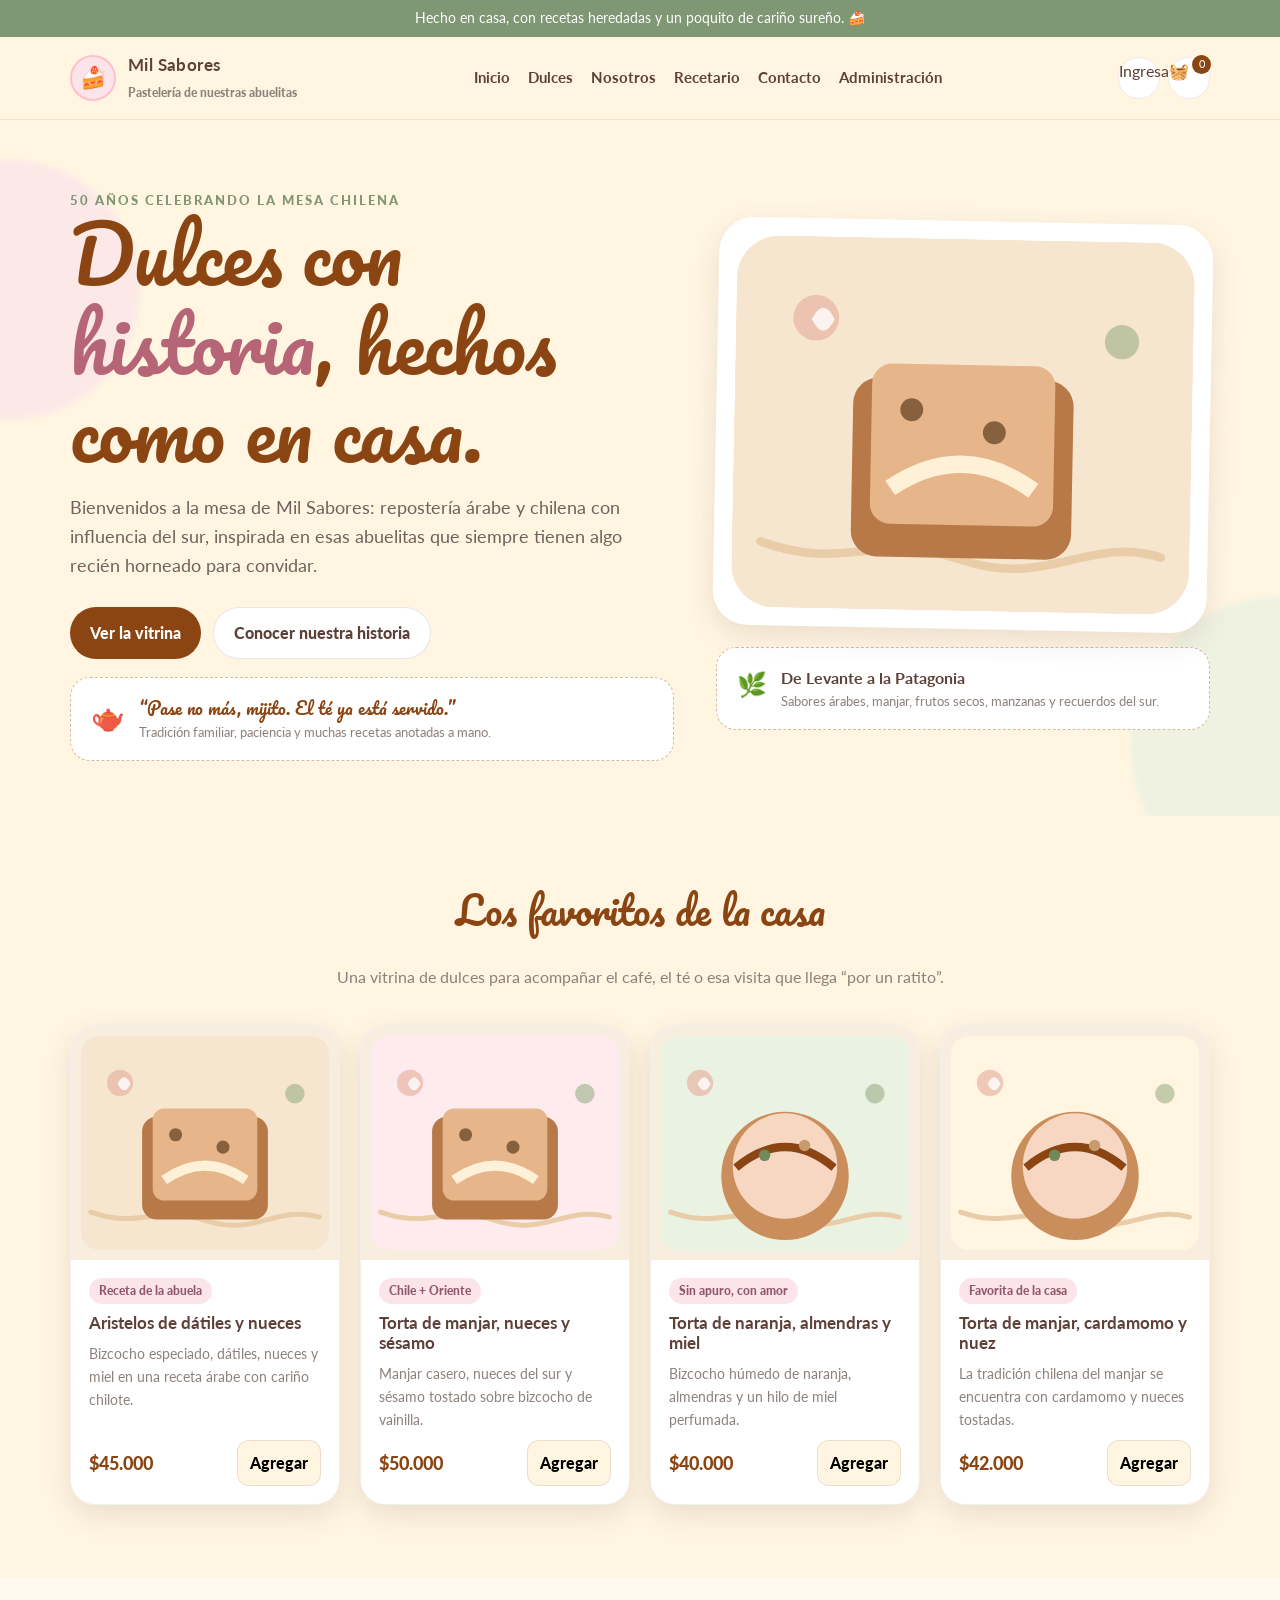
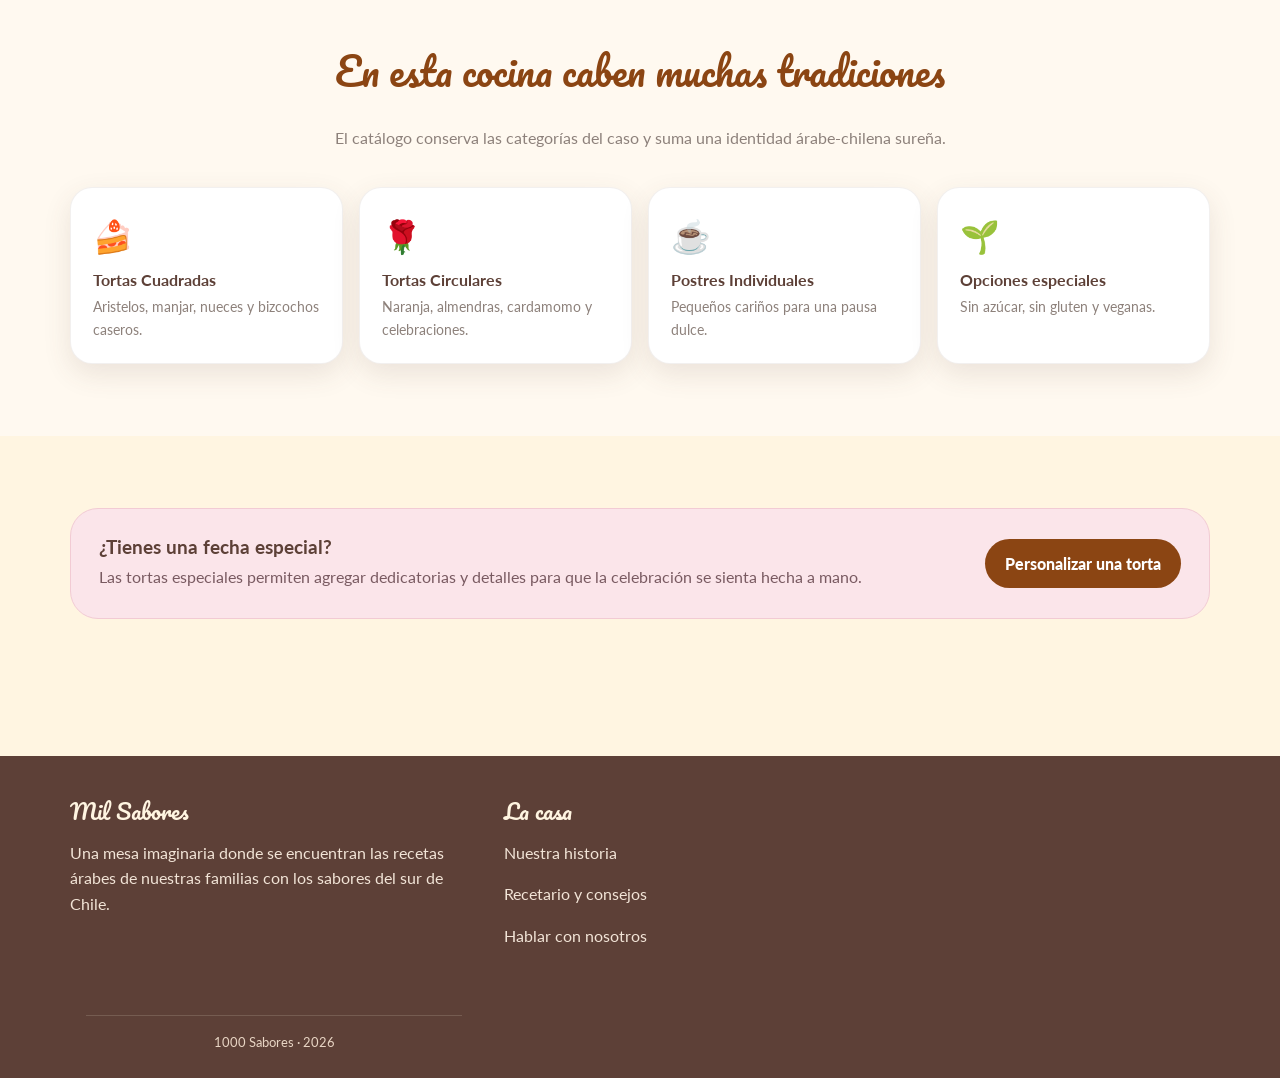
<file: DSY1104 Mil Sabores EV1/index.html>
<!doctype html>
<html lang="es">
<head>
<meta charset="utf-8">
<meta name="viewport" content="width=device-width,initial-scale=1">
<title>Mil Sabores | Pastelería árabe-chilena</title>
<link rel="stylesheet" href="css/styles.css">
</head>
<body>
<div class="top-note">Hecho en casa, con recetas heredadas y un poquito de cariño sureño. 🍰</div>
<header class="site-header">
  <div class="container navbar">
    <a class="brand" href="index.html">
      <div class="brand-mark">🍰</div>
      <div class="brand-text"><strong>Mil Sabores</strong><span>Pastelería de nuestras abuelitas</span></div>
    </a>
    <nav class="nav-links" aria-label="Navegación principal">
      <a href="index.html">Inicio</a>
      <a href="productos.html">Dulces</a>
      <a href="nosotros.html">Nosotros</a>
      <a href="blog.html">Recetario</a>
      <a href="contacto.html">Contacto</a>
      <a href="admin/productos.html">Administración</a>
    </nav>
    <div class="nav-actions">
      <a class="icon-btn" href="login.html" aria-label="Iniciar sesión" data-auth-label title="Ingresar">Ingresar</a>
      <a class="icon-btn" href="carrito.html" aria-label="Carrito">🧺<span class="badge" data-cart-count>0</span></a>
    </div>
  </div>
</header>
<main>
<section class="hero">
  <div class="container hero-grid">
    <div>
      <div class="eyebrow">50 años celebrando la mesa chilena</div>
      <h1>Dulces con <span>historia</span>, hechos como en casa.</h1>
      <p class="lead">Bienvenidos a la mesa de Mil Sabores: repostería árabe y chilena con influencia del sur, inspirada en esas abuelitas que siempre tienen algo recién horneado para convidar.</p>
      <div class="hero-actions">
        <a class="btn btn-primary" href="productos.html">Ver la vitrina</a>
        <a class="btn btn-secondary" href="nosotros.html">Conocer nuestra historia</a>
      </div>
      <div class="quote-card">
        <div style="font-size:1.7rem">🫖</div>
        <div><div class="quote">“Pase no más, mijito. El té ya está servido.”</div><div class="form-help">Tradición familiar, paciencia y muchas recetas anotadas a mano.</div></div>
      </div>
    </div>
    <div>
      <div class="hero-card"><img src="assets/img/tc001.svg" alt="Ilustración de aristelos de dátiles y nueces"></div>
      <div class="quote-card"><div style="font-size:1.5rem">🌿</div><div><strong>De Levante a la Patagonia</strong><div class="form-help">Sabores árabes, manjar, frutos secos, manzanas y recuerdos del sur.</div></div></div>
    </div>
  </div>
</section>

<section class="section">
  <div class="container">
    <div class="section-title"><h2>Los favoritos de la casa</h2><p>Una vitrina de dulces para acompañar el café, el té o esa visita que llega “por un ratito”.</p></div>
    <div class="products-grid" id="featured-products"></div>
  </div>
</section>

<section class="section alt">
  <div class="container">
    <div class="section-title"><h2>En esta cocina caben muchas tradiciones</h2><p>El catálogo conserva las categorías del caso y suma una identidad árabe-chilena sureña.</p></div>
    <div class="category-grid">
      <a class="category-card" href="productos.html"><div class="emoji">🍰</div><h3>Tortas Cuadradas</h3><p>Aristelos, manjar, nueces y bizcochos caseros.</p></a>
      <a class="category-card" href="productos.html"><div class="emoji">🌹</div><h3>Tortas Circulares</h3><p>Naranja, almendras, cardamomo y celebraciones.</p></a>
      <a class="category-card" href="productos.html"><div class="emoji">☕</div><h3>Postres Individuales</h3><p>Pequeños cariños para una pausa dulce.</p></a>
      <a class="category-card" href="productos.html"><div class="emoji">🌱</div><h3>Opciones especiales</h3><p>Sin azúcar, sin gluten y veganas.</p></a>
    </div>
  </div>
</section>

<section class="section">
  <div class="container banner">
    <div><h3>¿Tienes una fecha especial?</h3><p>Las tortas especiales permiten agregar dedicatorias y detalles para que la celebración se sienta hecha a mano.</p></div>
    <a class="btn btn-primary" href="detalle.html?codigo=TE001">Personalizar una torta</a>
  </div>
</section>
</main>
<footer>
  <div class="container footer-grid">
    <div>
      <h3>Mil Sabores</h3>
      <p>Una mesa imaginaria donde se encuentran las recetas árabes de nuestras familias con los sabores del sur de Chile.</p>
    </div>
    <div>
      <h3>La casa</h3>
      <p><a href="nosotros.html">Nuestra historia</a></p>
      <p><a href="blog.html">Recetario y consejos</a></p>
      <p><a href="contacto.html">Hablar con nosotros</a></p>
    </div>
    <div>
  </div>
  <div class="container footer-bottom">1000 Sabores · 2026</div>
</footer>
<script src="js/products.js"></script>
<script src="js/app.js"></script>
</body>
</html>
</file>
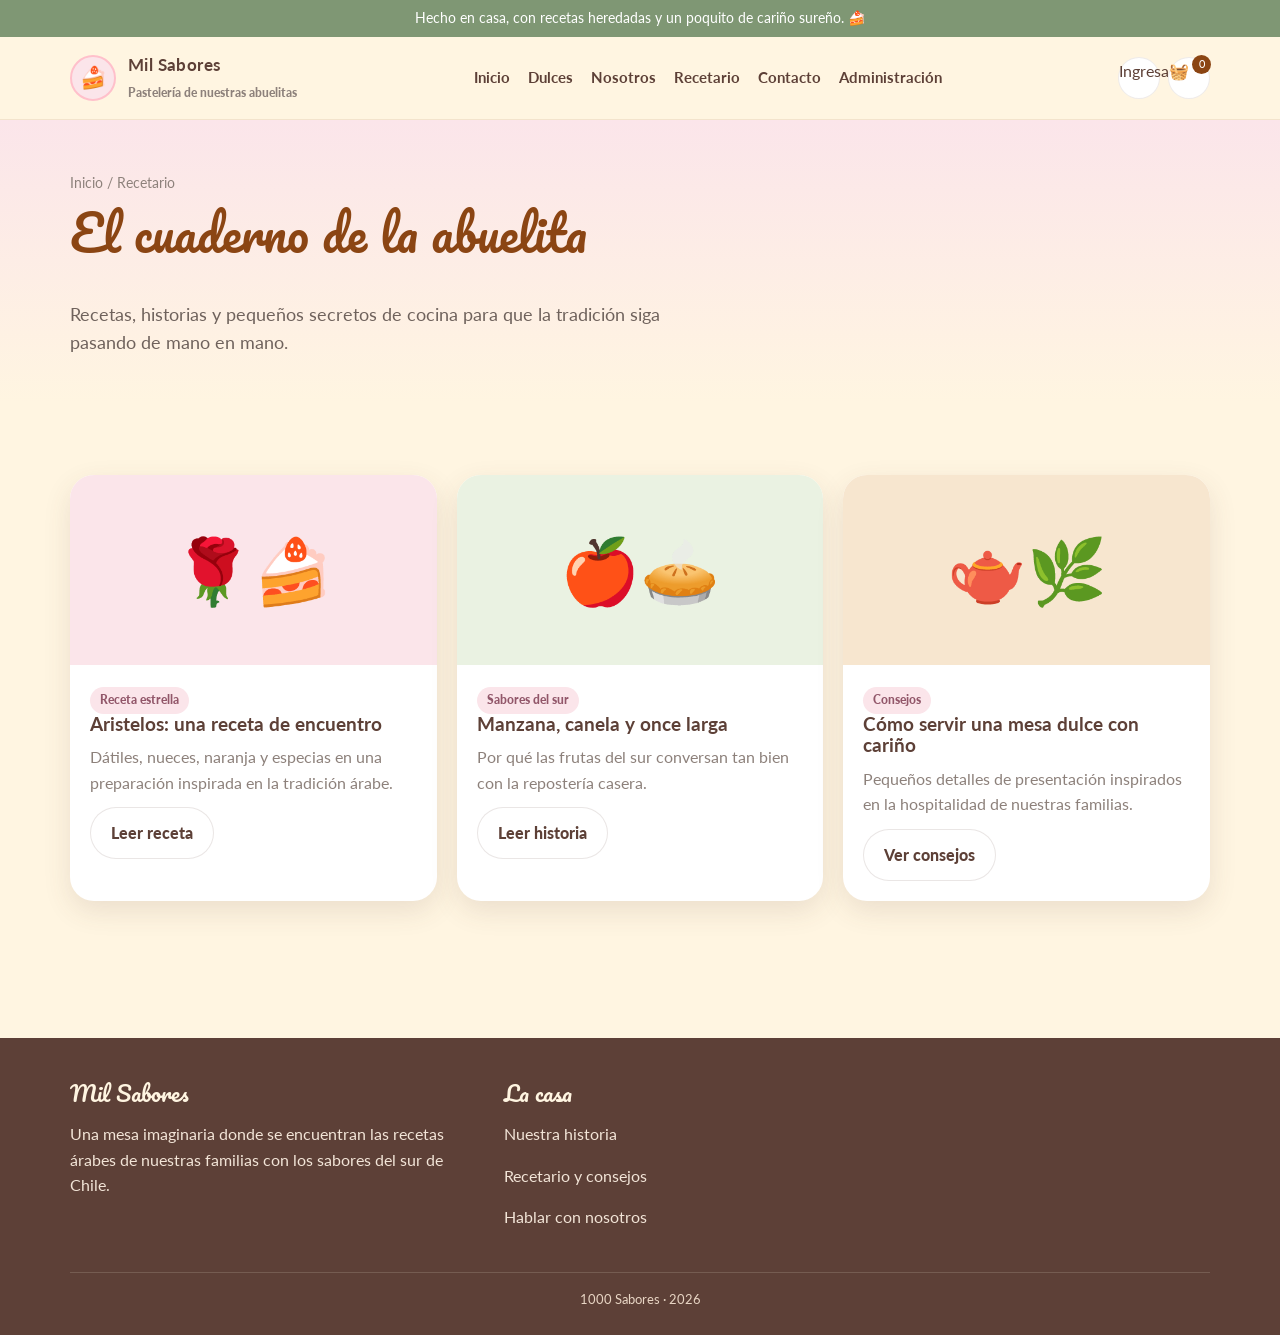
<file: DSY1104 Mil Sabores EV1/blog.html>
<!doctype html>
<html lang="es">
<head>
<meta charset="utf-8">
<meta name="viewport" content="width=device-width,initial-scale=1">
<title>Recetario | Mil Sabores</title>
<link rel="stylesheet" href="css/styles.css">
</head>
<body>
<div class="top-note">Hecho en casa, con recetas heredadas y un poquito de cariño sureño. 🍰</div>
<header class="site-header">
  <div class="container navbar">
    <a class="brand" href="index.html">
      <div class="brand-mark">🍰</div>
      <div class="brand-text"><strong>Mil Sabores</strong><span>Pastelería de nuestras abuelitas</span></div>
    </a>
    <nav class="nav-links" aria-label="Navegación principal">
      <a href="index.html">Inicio</a>
      <a href="productos.html">Dulces</a>
      <a href="nosotros.html">Nosotros</a>
      <a href="blog.html">Recetario</a>
      <a href="contacto.html">Contacto</a>
      <a href="admin/productos.html">Administración</a>
    </nav>
    <div class="nav-actions">
      <a class="icon-btn" href="login.html" aria-label="Iniciar sesión" data-auth-label title="Ingresar">Ingresar</a>
      <a class="icon-btn" href="carrito.html" aria-label="Carrito">🧺<span class="badge" data-cart-count>0</span></a>
    </div>
  </div>
</header>
<main>
<section class="page-hero"><div class="container"><div class="breadcrumbs">Inicio / Recetario</div><h1>El cuaderno de la abuelita</h1><p class="lead">Recetas, historias y pequeños secretos de cocina para que la tradición siga pasando de mano en mano.</p></div></section>
<section class="section"><div class="container blog-grid">
  <article class="blog-card"><div class="blog-cover" style="background:#FBE5EA">🌹🍰</div><div class="blog-body"><span class="tag">Receta estrella</span><h3>Aristelos: una receta de encuentro</h3><p>Dátiles, nueces, naranja y especias en una preparación inspirada en la tradición árabe.</p><a class="btn btn-secondary" href="blog/receta-aristelos.html">Leer receta</a></div></article>
  <article class="blog-card"><div class="blog-cover" style="background:#EAF2E2">🍎🥧</div><div class="blog-body"><span class="tag">Sabores del sur</span><h3>Manzana, canela y once larga</h3><p>Por qué las frutas del sur conversan tan bien con la repostería casera.</p><a class="btn btn-secondary" href="blog/sabores-del-sur.html">Leer historia</a></div></article>
  <article class="blog-card"><div class="blog-cover" style="background:#F7E6CF">🫖🌿</div><div class="blog-body"><span class="tag">Consejos</span><h3>Cómo servir una mesa dulce con cariño</h3><p>Pequeños detalles de presentación inspirados en la hospitalidad de nuestras familias.</p><a class="btn btn-secondary" href="blog/mesa-dulce.html">Ver consejos</a></div></article>
</div></section>
</main>
<footer>
  <div class="container footer-grid">
    <div>
      <h3>Mil Sabores</h3>
      <p>Una mesa imaginaria donde se encuentran las recetas árabes de nuestras familias con los sabores del sur de Chile.</p>
    </div>
    <div>
      <h3>La casa</h3>
      <p><a href="nosotros.html">Nuestra historia</a></p>
      <p><a href="blog.html">Recetario y consejos</a></p>
      <p><a href="contacto.html">Hablar con nosotros</a></p>
    </div>
  </div>
  <div class="container footer-bottom">1000 Sabores · 2026</div>
</footer>
<script src="js/products.js"></script>
<script src="js/app.js"></script>
</body>
</html>
</file>
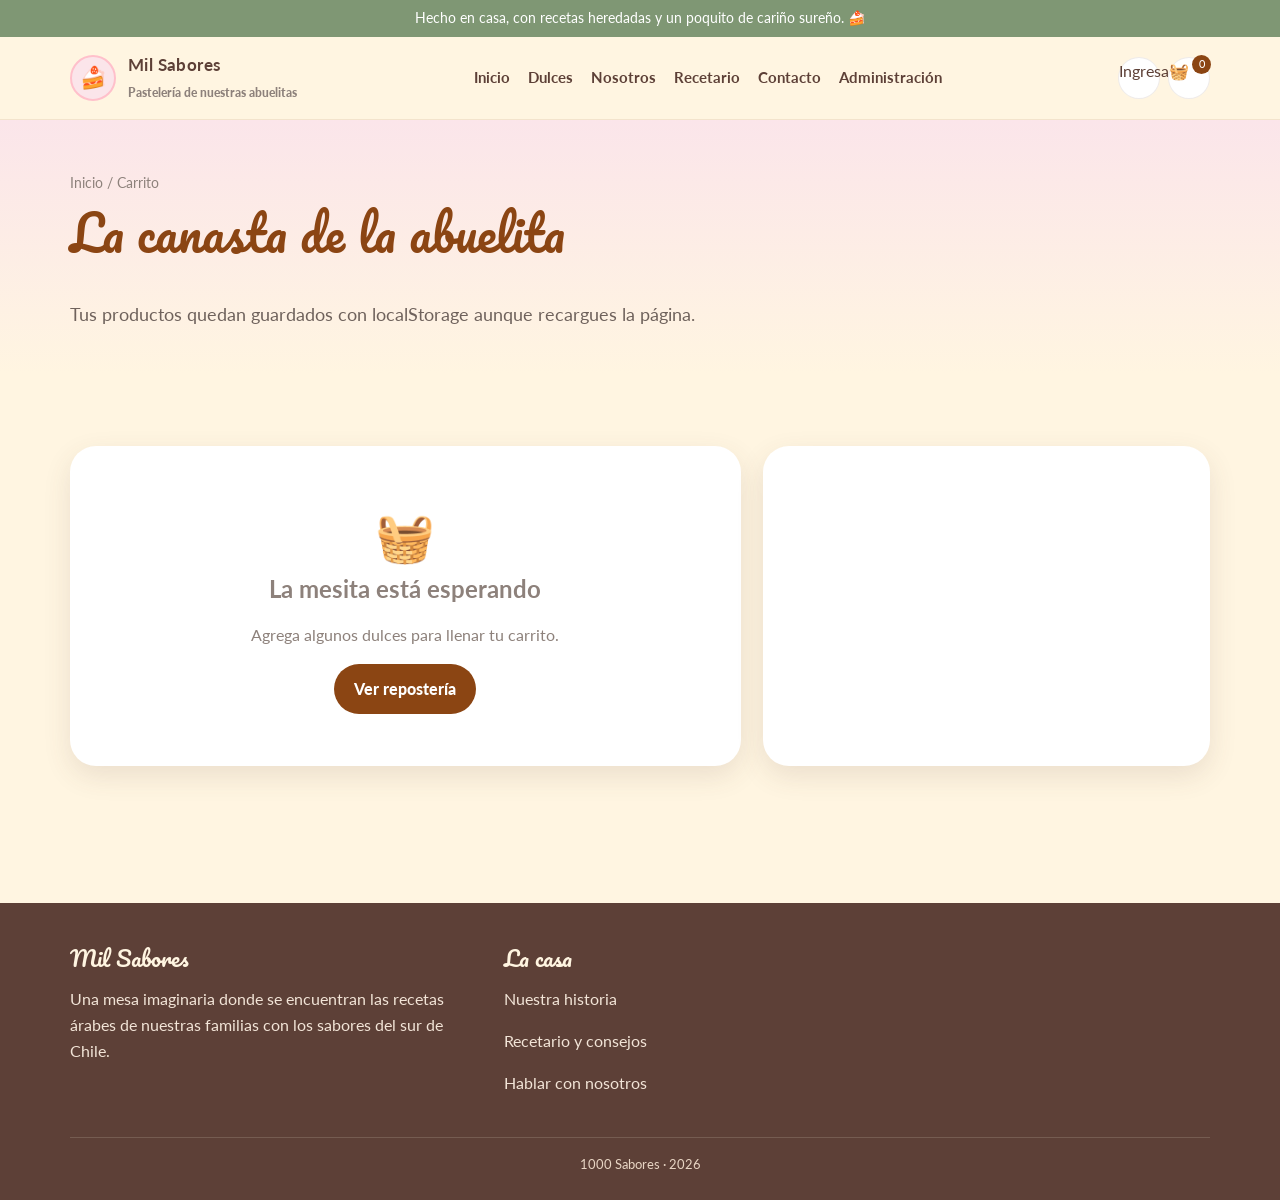
<file: DSY1104 Mil Sabores EV1/carrito.html>
<!doctype html>
<html lang="es">
<head>
<meta charset="utf-8">
<meta name="viewport" content="width=device-width,initial-scale=1">
<title>Carrito | Mil Sabores</title>
<link rel="stylesheet" href="css/styles.css">
</head>
<body>
<div class="top-note">Hecho en casa, con recetas heredadas y un poquito de cariño sureño. 🍰</div>
<header class="site-header">
  <div class="container navbar">
    <a class="brand" href="index.html">
      <div class="brand-mark">🍰</div>
      <div class="brand-text"><strong>Mil Sabores</strong><span>Pastelería de nuestras abuelitas</span></div>
    </a>
    <nav class="nav-links" aria-label="Navegación principal">
      <a href="index.html">Inicio</a>
      <a href="productos.html">Dulces</a>
      <a href="nosotros.html">Nosotros</a>
      <a href="blog.html">Recetario</a>
      <a href="contacto.html">Contacto</a>
      <a href="admin/productos.html">Administración</a>
    </nav>
    <div class="nav-actions">
      <a class="icon-btn" href="login.html" aria-label="Iniciar sesión" data-auth-label title="Ingresar">Ingresar</a>
      <a class="icon-btn" href="carrito.html" aria-label="Carrito">🧺<span class="badge" data-cart-count>0</span></a>
    </div>
  </div>
</header>
<main>
<section class="page-hero"><div class="container"><div class="breadcrumbs">Inicio / Carrito</div><h1>La canasta de la abuelita</h1><p class="lead">Tus productos quedan guardados con localStorage aunque recargues la página.</p></div></section>
<section class="section"><div class="container cart-layout">
<div class="cart-list" id="cart-content"></div>
<aside class="cart-summary" id="cart-summary"></aside>
</div></section></main>
<footer>
  <div class="container footer-grid">
    <div>
      <h3>Mil Sabores</h3>
      <p>Una mesa imaginaria donde se encuentran las recetas árabes de nuestras familias con los sabores del sur de Chile.</p>
    </div>
    <div>
      <h3>La casa</h3>
      <p><a href="nosotros.html">Nuestra historia</a></p>
      <p><a href="blog.html">Recetario y consejos</a></p>
      <p><a href="contacto.html">Hablar con nosotros</a></p>
    </div>
  </div>
  <div class="container footer-bottom">1000 Sabores · 2026</div>
</footer>
<script src="js/products.js"></script>
<script src="js/app.js"></script>
</body>
</html>
</file>
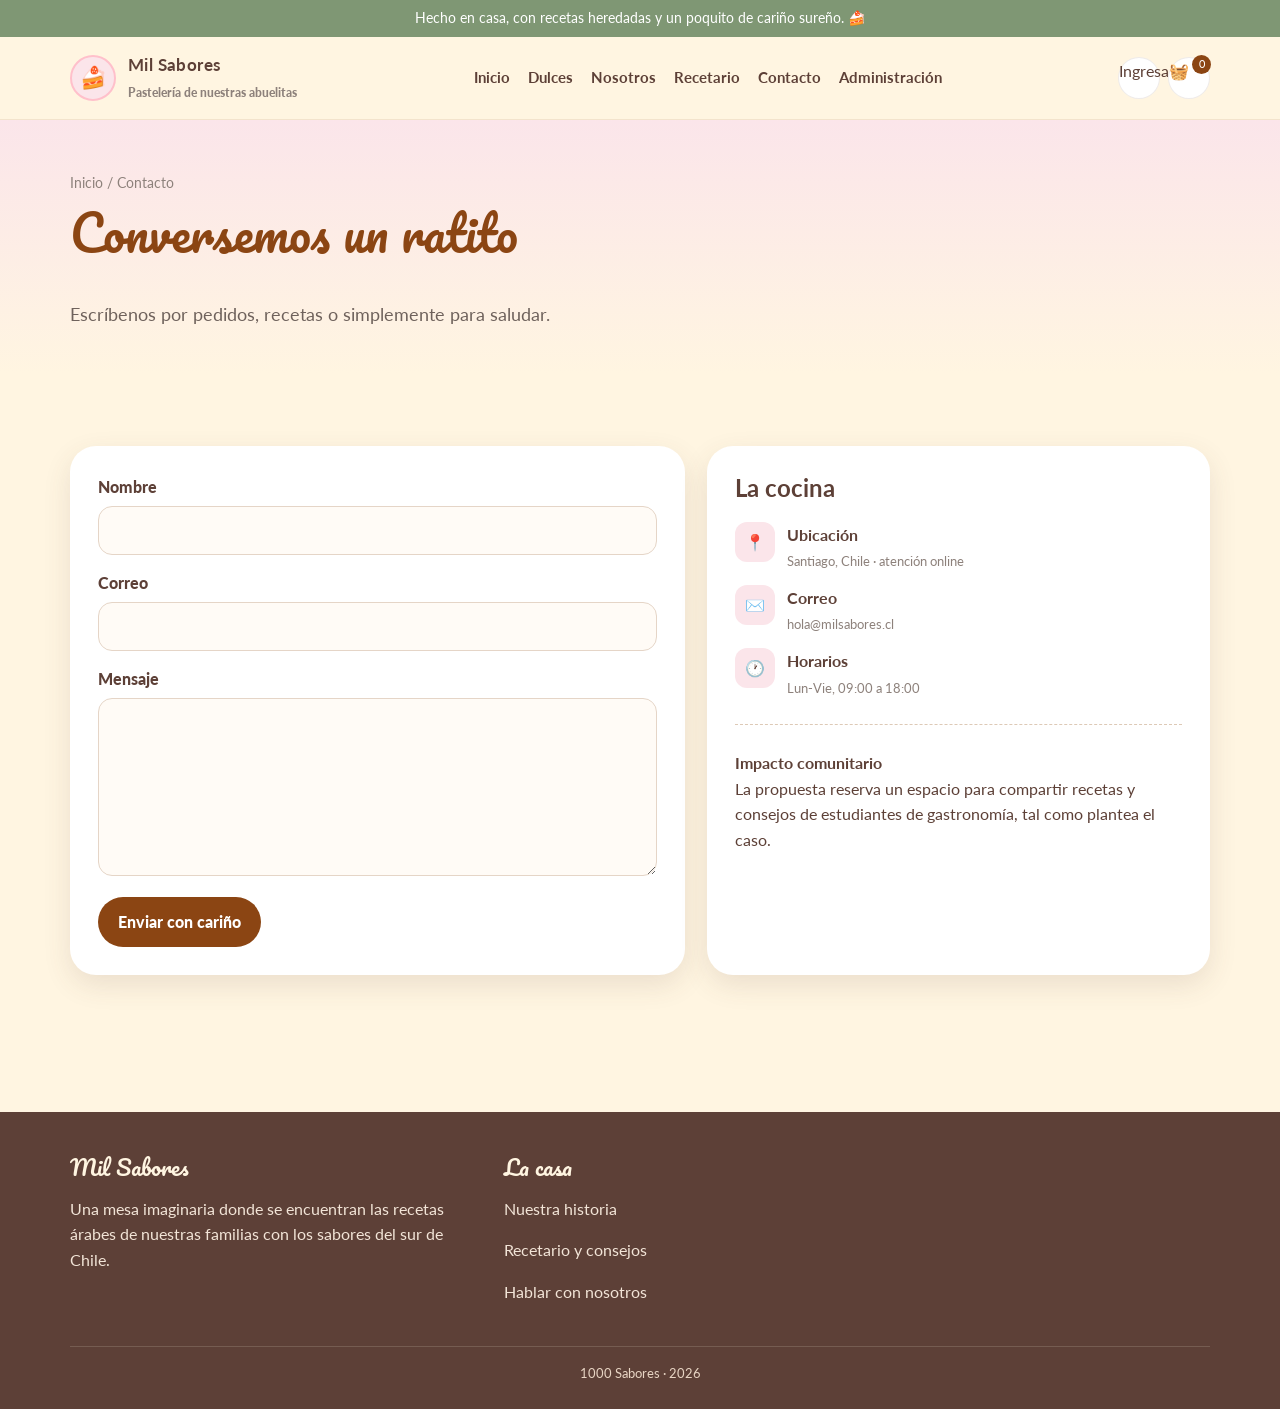
<file: DSY1104 Mil Sabores EV1/contacto.html>
<!doctype html>
<html lang="es">
<head>
<meta charset="utf-8">
<meta name="viewport" content="width=device-width,initial-scale=1">
<title>Contacto | Mil Sabores</title>
<link rel="stylesheet" href="css/styles.css">
</head>
<body>
<div class="top-note">Hecho en casa, con recetas heredadas y un poquito de cariño sureño. 🍰</div>
<header class="site-header">
  <div class="container navbar">
    <a class="brand" href="index.html">
      <div class="brand-mark">🍰</div>
      <div class="brand-text"><strong>Mil Sabores</strong><span>Pastelería de nuestras abuelitas</span></div>
    </a>
    <nav class="nav-links" aria-label="Navegación principal">
      <a href="index.html">Inicio</a>
      <a href="productos.html">Dulces</a>
      <a href="nosotros.html">Nosotros</a>
      <a href="blog.html">Recetario</a>
      <a href="contacto.html">Contacto</a>
      <a href="admin/productos.html">Administración</a>
    </nav>
    <div class="nav-actions">
      <a class="icon-btn" href="login.html" aria-label="Iniciar sesión" data-auth-label title="Ingresar">Ingresar</a>
      <a class="icon-btn" href="carrito.html" aria-label="Carrito">🧺<span class="badge" data-cart-count>0</span></a>
    </div>
  </div>
</header>
<main>
<section class="page-hero"><div class="container"><div class="breadcrumbs">Inicio / Contacto</div><h1>Conversemos un ratito</h1><p class="lead">Escríbenos por pedidos, recetas o simplemente para saludar.</p></div></section>
<section class="section"><div class="container contact-grid">
<div class="form-card"><form id="contact-form" novalidate><div class="success"></div>
<div class="form-group"><label for="name">Nombre</label><input class="form-control" id="name" name="name"><div class="error" data-error="name"></div></div>
<div class="form-group"><label for="email">Correo</label><input class="form-control" id="email" name="email" type="email"><div class="error" data-error="email"></div></div>
<div class="form-group"><label for="message">Mensaje</label><textarea class="form-control" id="message" name="message" rows="6"></textarea><div class="error" data-error="message"></div></div>
<button class="btn btn-primary" type="submit">Enviar con cariño</button></form></div>
<div class="info-card"><h2>La cocina</h2><div class="info-list">
<div class="info-item"><div class="info-icon">📍</div><div><strong>Ubicación</strong><br><span class="form-help">Santiago, Chile · atención online</span></div></div>
<div class="info-item"><div class="info-icon">✉️</div><div><strong>Correo</strong><br><span class="form-help">hola@milsabores.cl</span></div></div>
<div class="info-item"><div class="info-icon">🕐</div><div><strong>Horarios</strong><br><span class="form-help">Lun-Vie, 09:00 a 18:00</span></div></div>
</div><hr class="soft"><p><strong>Impacto comunitario</strong><br>La propuesta reserva un espacio para compartir recetas y consejos de estudiantes de gastronomía, tal como plantea el caso.</p></div>
</div></section></main>
<footer>
  <div class="container footer-grid">
    <div>
      <h3>Mil Sabores</h3>
      <p>Una mesa imaginaria donde se encuentran las recetas árabes de nuestras familias con los sabores del sur de Chile.</p>
    </div>
    <div>
      <h3>La casa</h3>
      <p><a href="nosotros.html">Nuestra historia</a></p>
      <p><a href="blog.html">Recetario y consejos</a></p>
      <p><a href="contacto.html">Hablar con nosotros</a></p>
    </div>
  </div>
  <div class="container footer-bottom">1000 Sabores · 2026</div>
</footer>
<script src="js/products.js"></script>
<script src="js/app.js"></script>
</body>
</html>
</file>
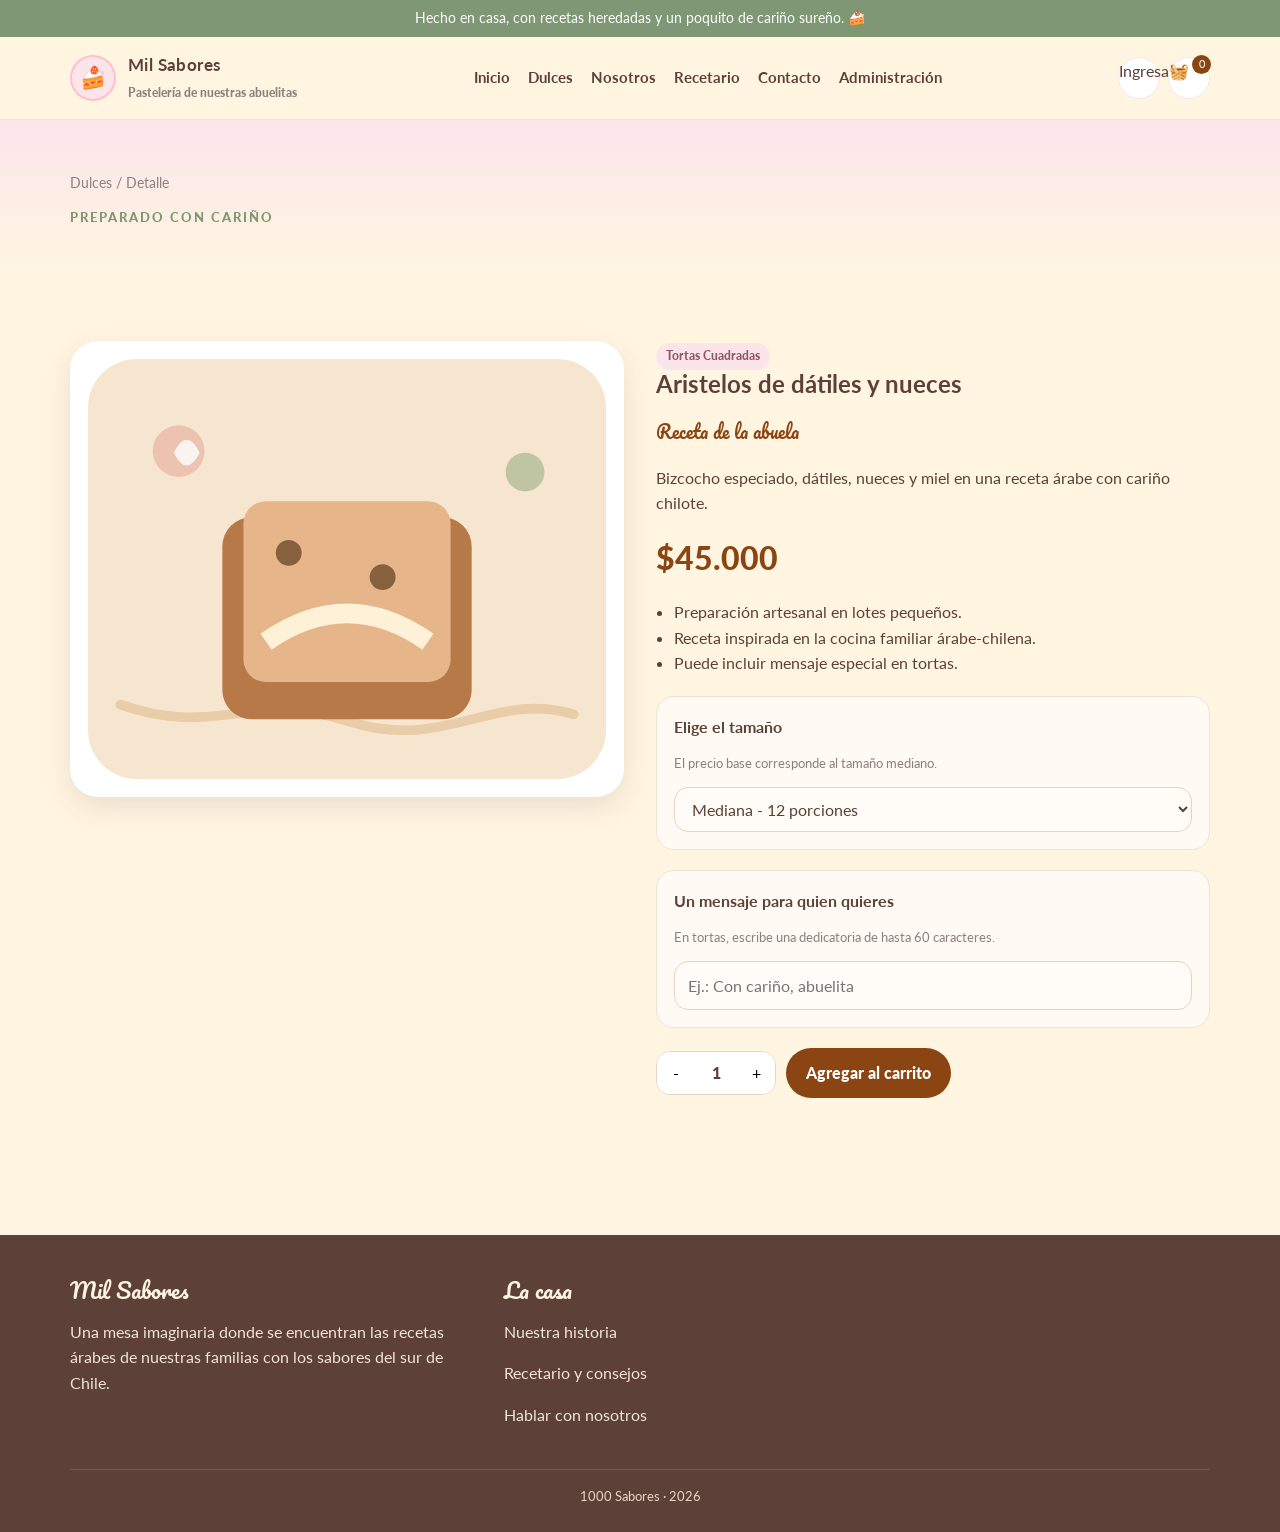
<file: DSY1104 Mil Sabores EV1/detalle.html>
<!doctype html>
<html lang="es">
<head>
<meta charset="utf-8">
<meta name="viewport" content="width=device-width,initial-scale=1">
<title>Detalle | Mil Sabores</title>
<link rel="stylesheet" href="css/styles.css">
</head>
<body>
<div class="top-note">Hecho en casa, con recetas heredadas y un poquito de cariño sureño. 🍰</div>
<header class="site-header">
  <div class="container navbar">
    <a class="brand" href="index.html">
      <div class="brand-mark">🍰</div>
      <div class="brand-text"><strong>Mil Sabores</strong><span>Pastelería de nuestras abuelitas</span></div>
    </a>
    <nav class="nav-links" aria-label="Navegación principal">
      <a href="index.html">Inicio</a>
      <a href="productos.html">Dulces</a>
      <a href="nosotros.html">Nosotros</a>
      <a href="blog.html">Recetario</a>
      <a href="contacto.html">Contacto</a>
      <a href="admin/productos.html">Administración</a>
    </nav>
    <div class="nav-actions">
      <a class="icon-btn" href="login.html" aria-label="Iniciar sesión" data-auth-label title="Ingresar">Ingresar</a>
      <a class="icon-btn" href="carrito.html" aria-label="Carrito">🧺<span class="badge" data-cart-count>0</span></a>
    </div>
  </div>
</header>
<main>
<section class="page-hero"><div class="container">
<div class="breadcrumbs"><a href="productos.html">Dulces</a> / Detalle</div>
<p class="eyebrow">Preparado con cariño</p>
</div></section>
<section class="section"><div class="container" id="product-detail"></div></section>
</main>
<footer>
  <div class="container footer-grid">
    <div>
      <h3>Mil Sabores</h3>
      <p>Una mesa imaginaria donde se encuentran las recetas árabes de nuestras familias con los sabores del sur de Chile.</p>
    </div>
    <div>
      <h3>La casa</h3>
      <p><a href="nosotros.html">Nuestra historia</a></p>
      <p><a href="blog.html">Recetario y consejos</a></p>
      <p><a href="contacto.html">Hablar con nosotros</a></p>
    </div>
  </div>
  <div class="container footer-bottom">1000 Sabores · 2026</div>
</footer>
<script src="js/products.js"></script>
<script src="js/app.js"></script>
</body>
</html>
</file>
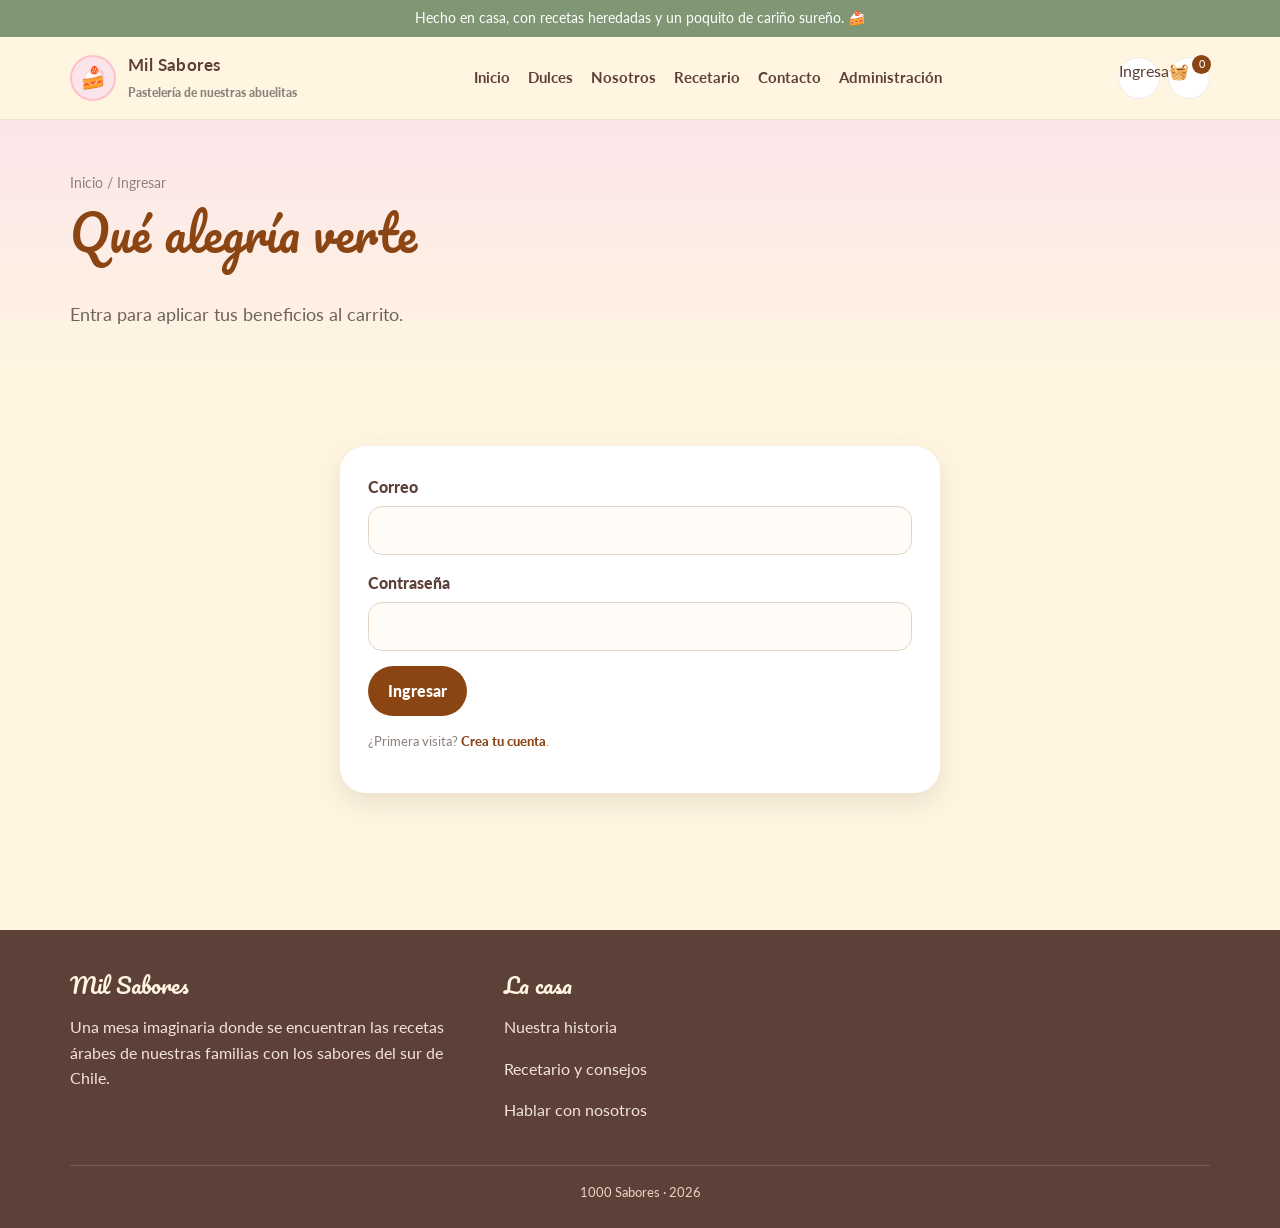
<file: DSY1104 Mil Sabores EV1/login.html>
<!doctype html>
<html lang="es">
<head>
<meta charset="utf-8">
<meta name="viewport" content="width=device-width,initial-scale=1">
<title>Ingresar | Mil Sabores</title>
<link rel="stylesheet" href="css/styles.css">
</head>
<body>
<div class="top-note">Hecho en casa, con recetas heredadas y un poquito de cariño sureño. 🍰</div>
<header class="site-header">
  <div class="container navbar">
    <a class="brand" href="index.html">
      <div class="brand-mark">🍰</div>
      <div class="brand-text"><strong>Mil Sabores</strong><span>Pastelería de nuestras abuelitas</span></div>
    </a>
    <nav class="nav-links" aria-label="Navegación principal">
      <a href="index.html">Inicio</a>
      <a href="productos.html">Dulces</a>
      <a href="nosotros.html">Nosotros</a>
      <a href="blog.html">Recetario</a>
      <a href="contacto.html">Contacto</a>
      <a href="admin/productos.html">Administración</a>
    </nav>
    <div class="nav-actions">
      <a class="icon-btn" href="login.html" aria-label="Iniciar sesión" data-auth-label title="Ingresar">Ingresar</a>
      <a class="icon-btn" href="carrito.html" aria-label="Carrito">🧺<span class="badge" data-cart-count>0</span></a>
    </div>
  </div>
</header>
<main>
<section class="page-hero"><div class="container"><div class="breadcrumbs">Inicio / Ingresar</div><h1>Qué alegría verte</h1><p class="lead">Entra para aplicar tus beneficios al carrito.</p></div></section>
<section class="section"><div class="container" style="max-width:600px"><div class="form-card">
<form id="login-form" novalidate>
<div class="success"></div>
<div class="form-group"><label for="email">Correo</label><input class="form-control" id="email" name="email" type="email"><div class="error" data-error="email"></div></div>
<div class="form-group"><label for="password">Contraseña</label><input class="form-control" id="password" name="password" type="password"></div>
<button class="btn btn-primary" type="submit">Ingresar</button>
<p class="form-help" style="margin-top:15px">¿Primera visita? <a href="registro.html" style="color:#8B4513;font-weight:900">Crea tu cuenta</a>.</p>
</form></div></div></section></main>
<footer>
  <div class="container footer-grid">
    <div>
      <h3>Mil Sabores</h3>
      <p>Una mesa imaginaria donde se encuentran las recetas árabes de nuestras familias con los sabores del sur de Chile.</p>
    </div>
    <div>
      <h3>La casa</h3>
      <p><a href="nosotros.html">Nuestra historia</a></p>
      <p><a href="blog.html">Recetario y consejos</a></p>
      <p><a href="contacto.html">Hablar con nosotros</a></p>
    </div>
  </div>
  <div class="container footer-bottom">1000 Sabores · 2026</div>
</footer>
<script src="js/products.js"></script>
<script src="js/app.js"></script>
</body>
</html>
</file>
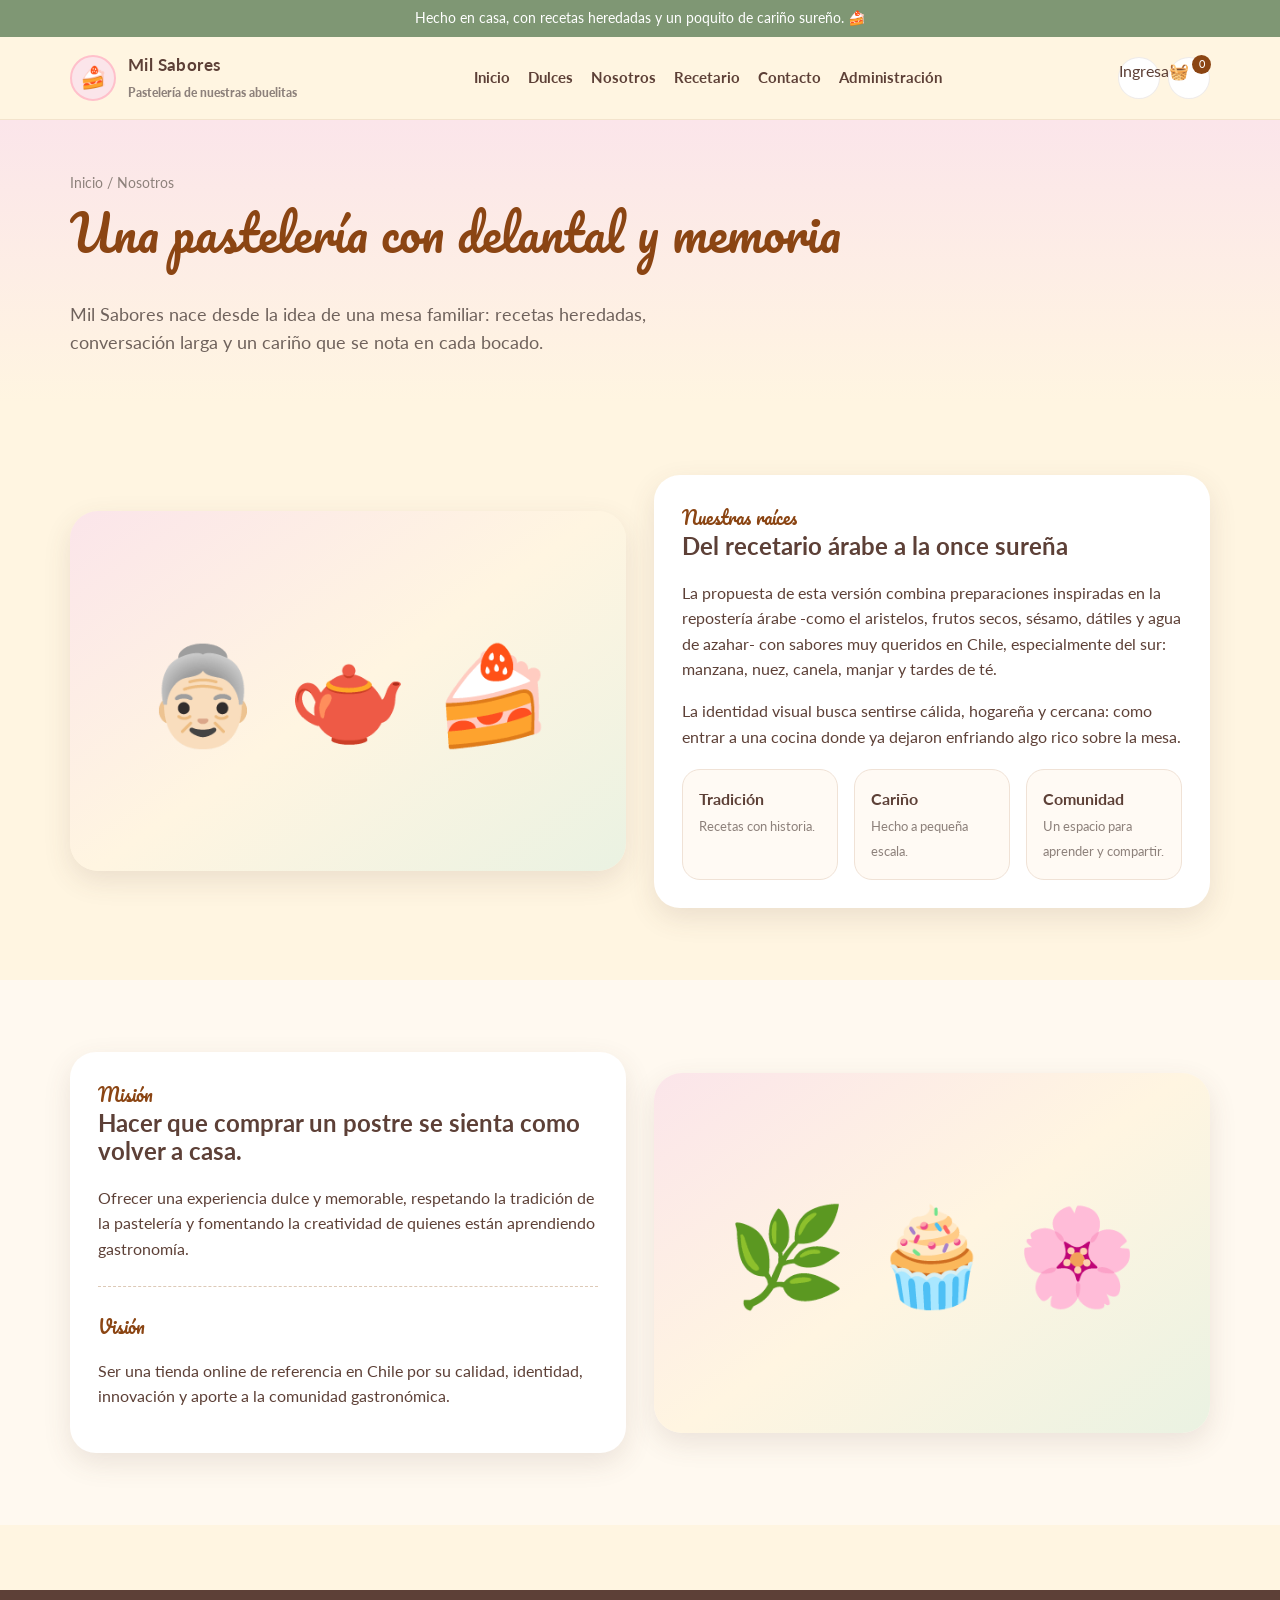
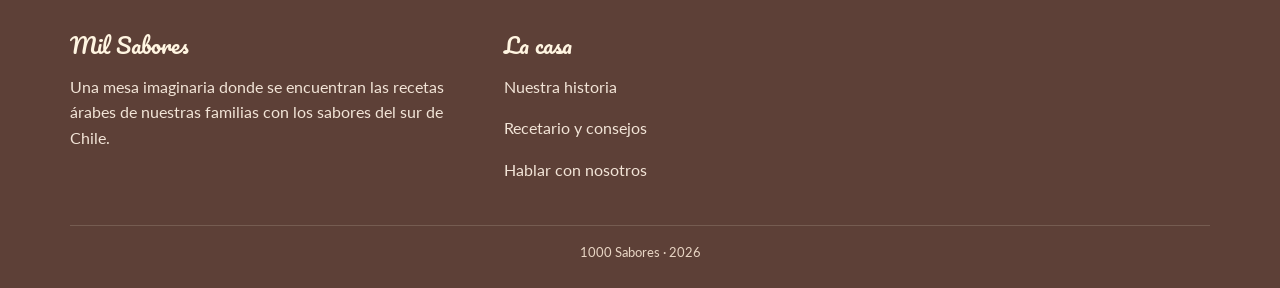
<file: DSY1104 Mil Sabores EV1/nosotros.html>
<!doctype html>
<html lang="es">
<head>
<meta charset="utf-8">
<meta name="viewport" content="width=device-width,initial-scale=1">
<title>Nosotros | Mil Sabores</title>
<link rel="stylesheet" href="css/styles.css">
</head>
<body>
<div class="top-note">Hecho en casa, con recetas heredadas y un poquito de cariño sureño. 🍰</div>
<header class="site-header">
  <div class="container navbar">
    <a class="brand" href="index.html">
      <div class="brand-mark">🍰</div>
      <div class="brand-text"><strong>Mil Sabores</strong><span>Pastelería de nuestras abuelitas</span></div>
    </a>
    <nav class="nav-links" aria-label="Navegación principal">
      <a href="index.html">Inicio</a>
      <a href="productos.html">Dulces</a>
      <a href="nosotros.html">Nosotros</a>
      <a href="blog.html">Recetario</a>
      <a href="contacto.html">Contacto</a>
      <a href="admin/productos.html">Administración</a>
    </nav>
    <div class="nav-actions">
      <a class="icon-btn" href="login.html" aria-label="Iniciar sesión" data-auth-label title="Ingresar">Ingresar</a>
      <a class="icon-btn" href="carrito.html" aria-label="Carrito">🧺<span class="badge" data-cart-count>0</span></a>
    </div>
  </div>
</header>
<main>
<section class="page-hero"><div class="container"><div class="breadcrumbs">Inicio / Nosotros</div><h1>Una pastelería con delantal y memoria</h1><p class="lead">Mil Sabores nace desde la idea de una mesa familiar: recetas heredadas, conversación larga y un cariño que se nota en cada bocado.</p></div></section>
<section class="section"><div class="container story-grid">
  <div class="story-photo">👵🏻 🫖 🍰</div>
  <div class="story-card"><div class="kicker">Nuestras raíces</div><h2>Del recetario árabe a la once sureña</h2><p>La propuesta de esta versión combina preparaciones inspiradas en la repostería árabe -como el aristelos, frutos secos, sésamo, dátiles y agua de azahar- con sabores muy queridos en Chile, especialmente del sur: manzana, nuez, canela, manjar y tardes de té.</p><p>La identidad visual busca sentirse cálida, hogareña y cercana: como entrar a una cocina donde ya dejaron enfriando algo rico sobre la mesa.</p>
  <div class="values"><div class="value"><strong>Tradición</strong><br><span class="form-help">Recetas con historia.</span></div><div class="value"><strong>Cariño</strong><br><span class="form-help">Hecho a pequeña escala.</span></div><div class="value"><strong>Comunidad</strong><br><span class="form-help">Un espacio para aprender y compartir.</span></div></div></div>
</div></section>
<section class="section alt"><div class="container story-grid"><div class="story-card"><div class="kicker">Misión</div><h2>Hacer que comprar un postre se sienta como volver a casa.</h2><p>Ofrecer una experiencia dulce y memorable, respetando la tradición de la pastelería y fomentando la creatividad de quienes están aprendiendo gastronomía.</p><hr class="soft"><div class="kicker">Visión</div><p>Ser una tienda online de referencia en Chile por su calidad, identidad, innovación y aporte a la comunidad gastronómica.</p></div><div class="story-photo">🌿 🧁 🌸</div></div></section>
</main>
<footer>
  <div class="container footer-grid">
    <div>
      <h3>Mil Sabores</h3>
      <p>Una mesa imaginaria donde se encuentran las recetas árabes de nuestras familias con los sabores del sur de Chile.</p>
    </div>
    <div>
      <h3>La casa</h3>
      <p><a href="nosotros.html">Nuestra historia</a></p>
      <p><a href="blog.html">Recetario y consejos</a></p>
      <p><a href="contacto.html">Hablar con nosotros</a></p>
    </div>
  </div>
  <div class="container footer-bottom">1000 Sabores · 2026</div>
</footer>
<script src="js/products.js"></script>
<script src="js/app.js"></script>
</body>
</html>
</file>
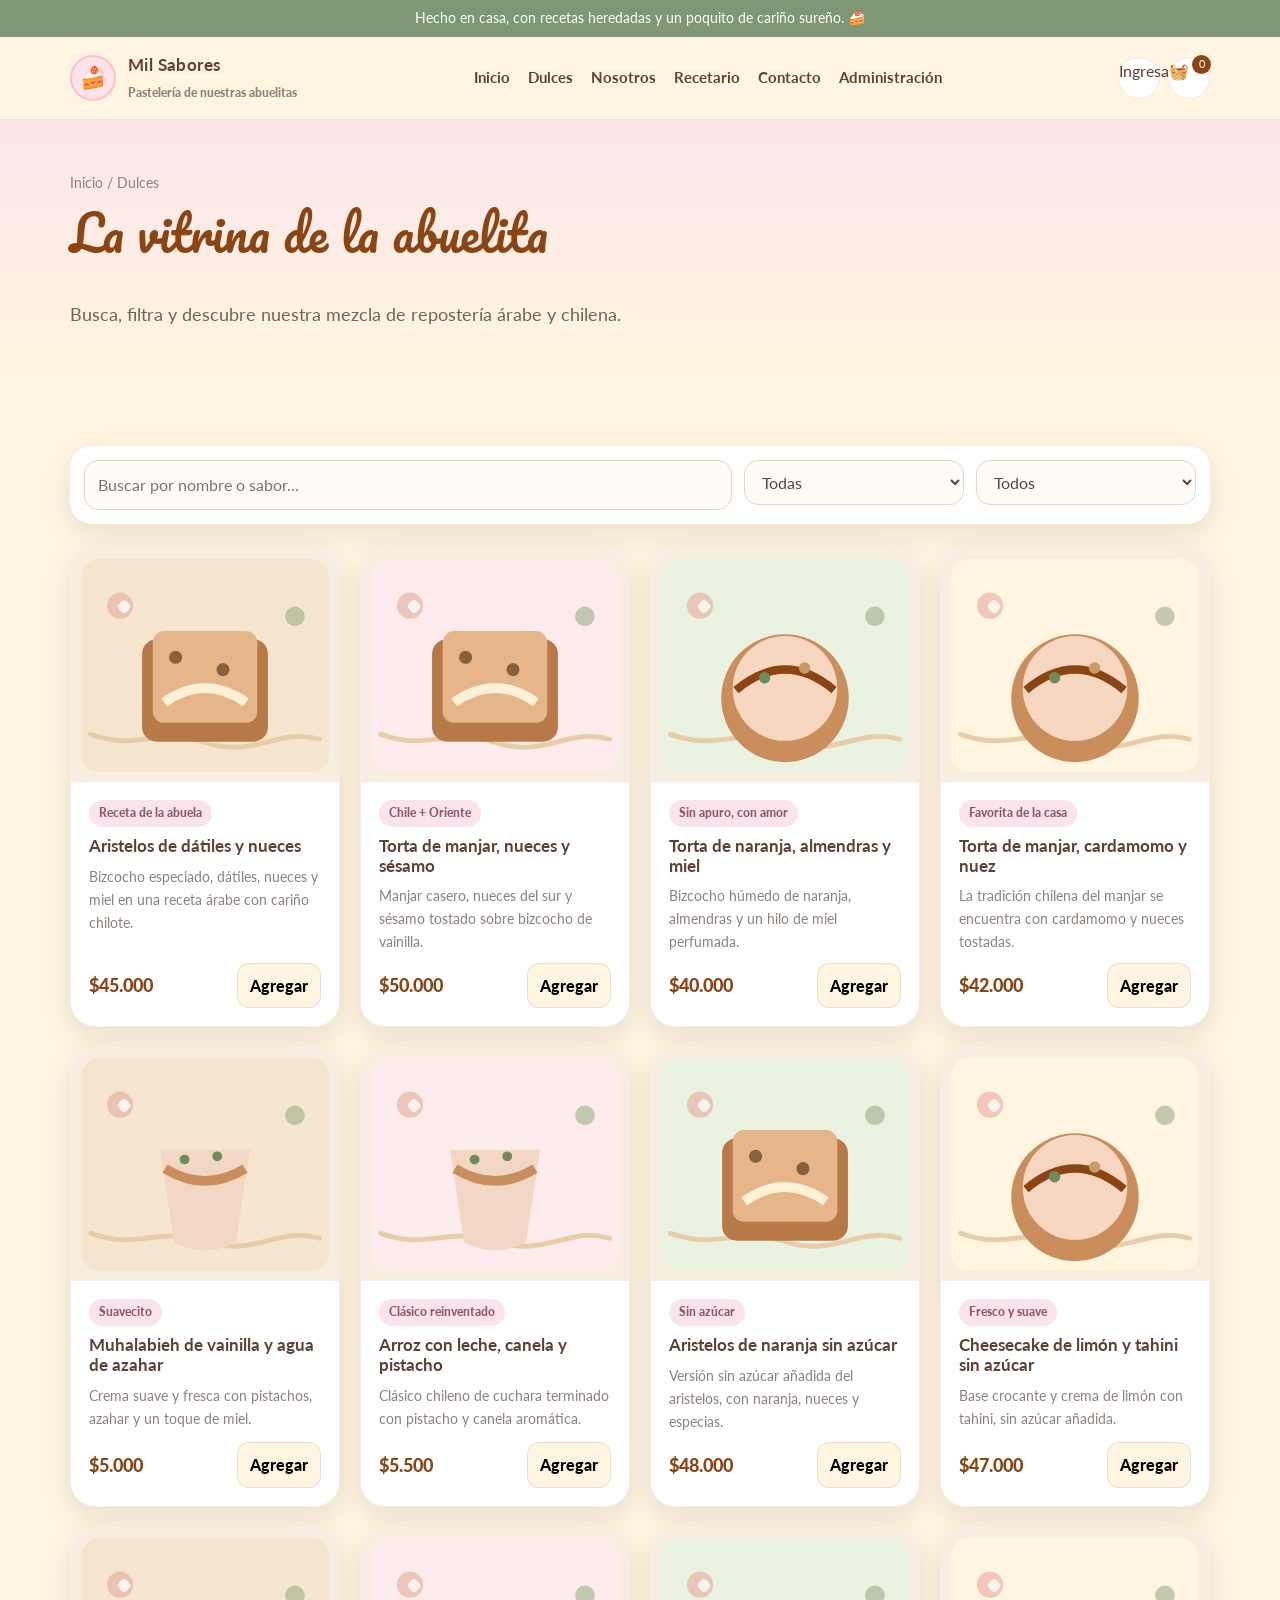
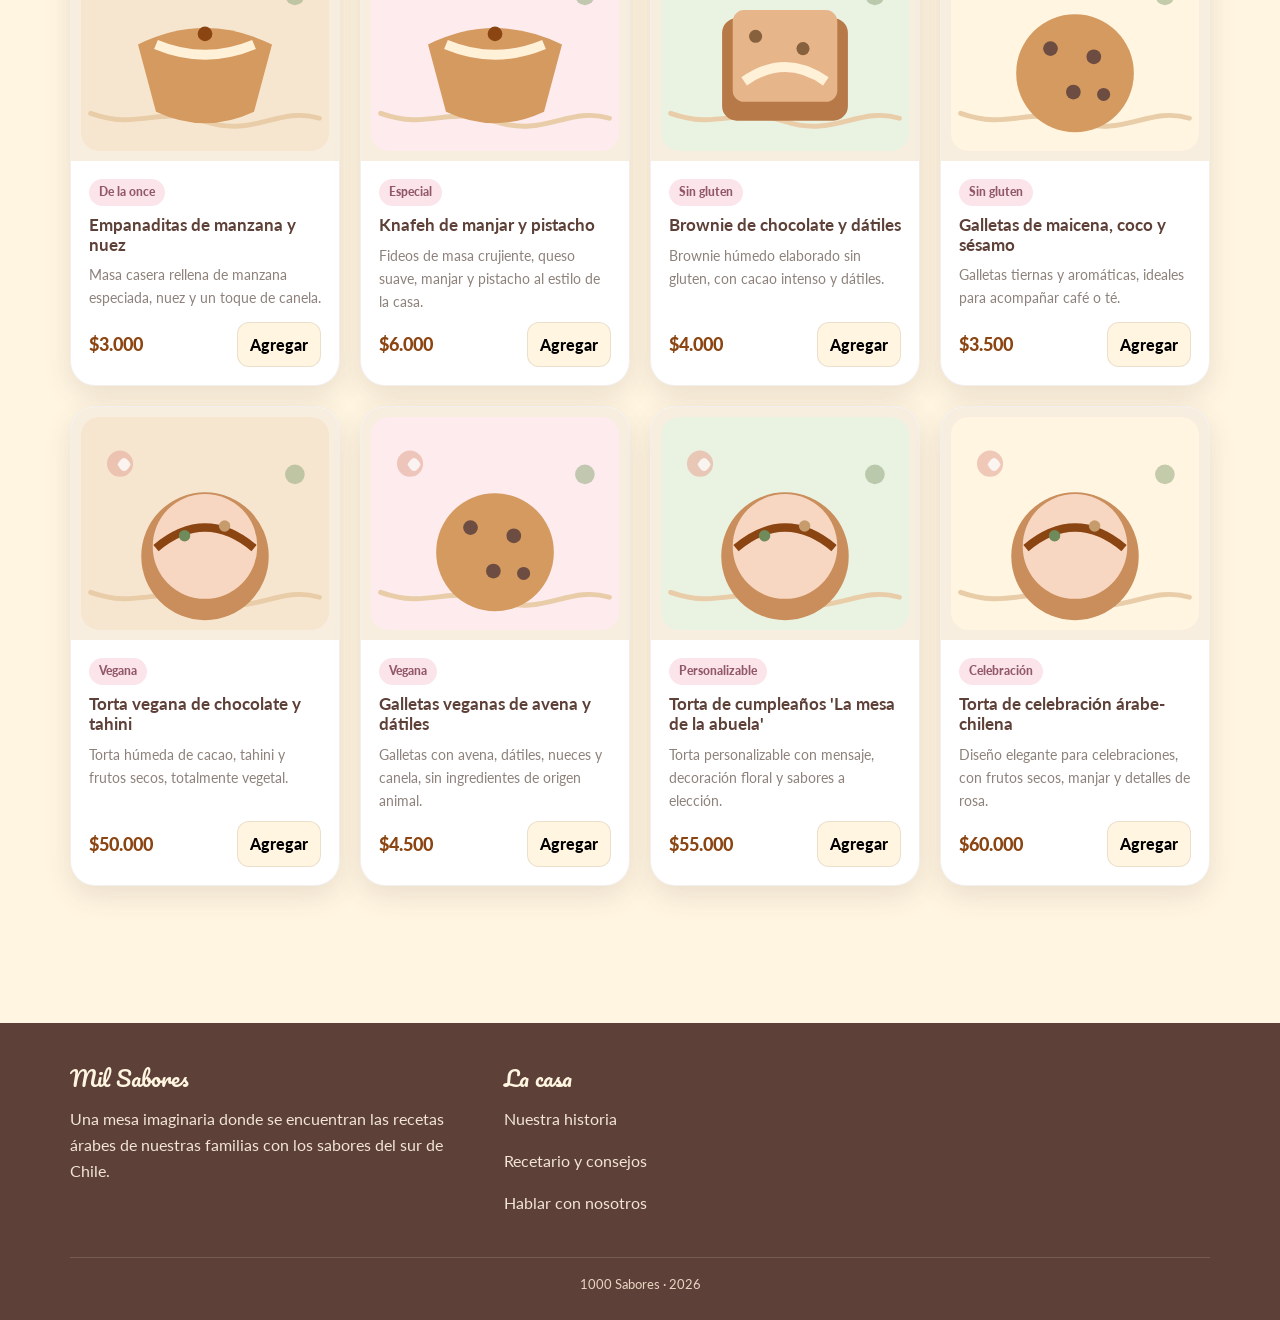
<file: DSY1104 Mil Sabores EV1/productos.html>
<!doctype html>
<html lang="es">
<head>
<meta charset="utf-8">
<meta name="viewport" content="width=device-width,initial-scale=1">
<title>Dulces | Mil Sabores</title>
<link rel="stylesheet" href="css/styles.css">
</head>
<body>
<div class="top-note">Hecho en casa, con recetas heredadas y un poquito de cariño sureño. 🍰</div>
<header class="site-header">
  <div class="container navbar">
    <a class="brand" href="index.html">
      <div class="brand-mark">🍰</div>
      <div class="brand-text"><strong>Mil Sabores</strong><span>Pastelería de nuestras abuelitas</span></div>
    </a>
    <nav class="nav-links" aria-label="Navegación principal">
      <a href="index.html">Inicio</a>
      <a href="productos.html">Dulces</a>
      <a href="nosotros.html">Nosotros</a>
      <a href="blog.html">Recetario</a>
      <a href="contacto.html">Contacto</a>
      <a href="admin/productos.html">Administración</a>
    </nav>
    <div class="nav-actions">
      <a class="icon-btn" href="login.html" aria-label="Iniciar sesión" data-auth-label title="Ingresar">Ingresar</a>
      <a class="icon-btn" href="carrito.html" aria-label="Carrito">🧺<span class="badge" data-cart-count>0</span></a>
    </div>
  </div>
</header>
<main>
<section class="page-hero"><div class="container">
  <div class="breadcrumbs">Inicio / Dulces</div>
  <h1>La vitrina de la abuelita</h1>
  <p class="lead">Busca, filtra y descubre nuestra mezcla de repostería árabe y chilena.</p>
</div></section>
<section class="section">
<div class="container">
  <div class="filters">
    <div class="search"><input id="product-search" type="search" placeholder="Buscar por nombre o sabor..." aria-label="Buscar productos"></div>
    <div class="select"><select id="product-category" aria-label="Filtrar por categoría">
      <option>Todas</option>
      <option>Tortas Cuadradas</option><option>Tortas Circulares</option><option>Postres Individuales</option>
      <option>Productos Sin Azúcar</option><option>Pastelería Tradicional</option><option>Productos Sin Gluten</option>
      <option>Productos Vegana</option><option>Tortas Especiales</option>
    </select></div>
    <div class="select"><select id="product-shape" aria-label="Filtrar por forma">
      <option>Todos</option><option>Cuadradas</option><option>Circulares</option>
    </select></div>
  </div>
  <div class="products-grid" id="product-catalog"></div>
</div>
</section>
</main>
<footer>
  <div class="container footer-grid">
    <div>
      <h3>Mil Sabores</h3>
      <p>Una mesa imaginaria donde se encuentran las recetas árabes de nuestras familias con los sabores del sur de Chile.</p>
    </div>
    <div>
      <h3>La casa</h3>
      <p><a href="nosotros.html">Nuestra historia</a></p>
      <p><a href="blog.html">Recetario y consejos</a></p>
      <p><a href="contacto.html">Hablar con nosotros</a></p>
    </div>
  </div>
  <div class="container footer-bottom">1000 Sabores · 2026</div>
</footer>
<script src="js/products.js"></script>
<script src="js/app.js"></script>
</body>
</html>
</file>
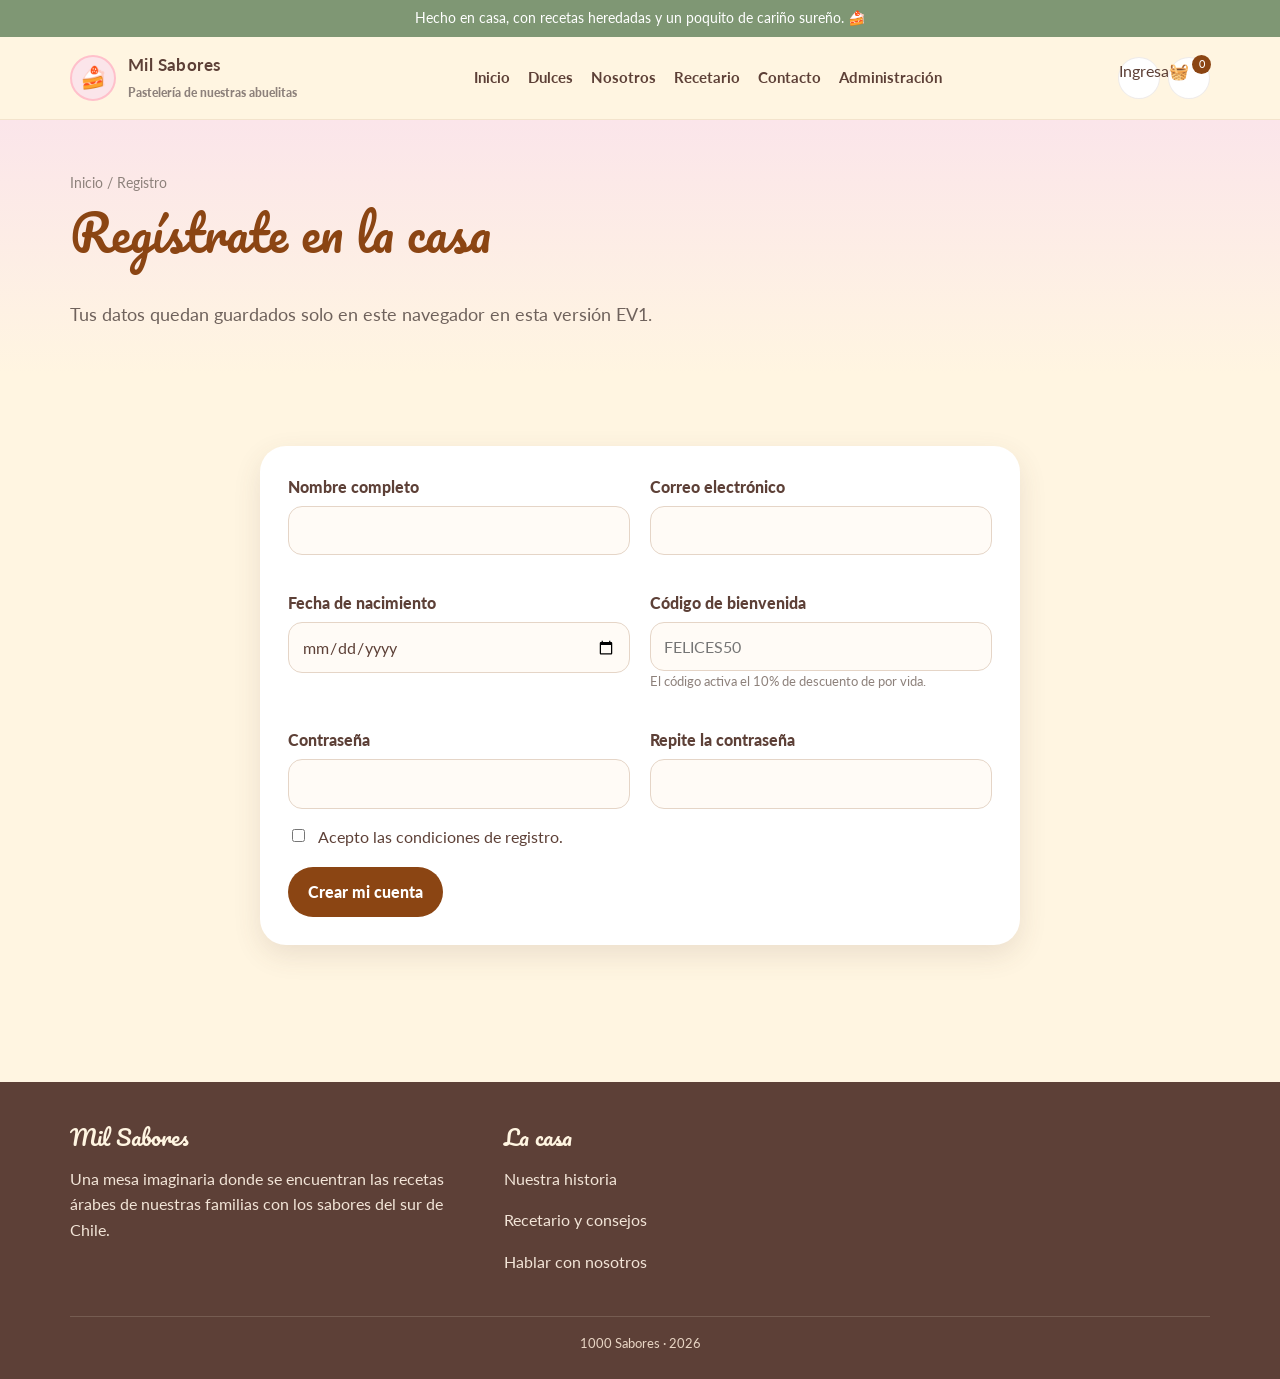
<file: DSY1104 Mil Sabores EV1/registro.html>
<!doctype html>
<html lang="es">
<head>
<meta charset="utf-8">
<meta name="viewport" content="width=device-width,initial-scale=1">
<title>Registro | Mil Sabores</title>
<link rel="stylesheet" href="css/styles.css">
</head>
<body>
<div class="top-note">Hecho en casa, con recetas heredadas y un poquito de cariño sureño. 🍰</div>
<header class="site-header">
  <div class="container navbar">
    <a class="brand" href="index.html">
      <div class="brand-mark">🍰</div>
      <div class="brand-text"><strong>Mil Sabores</strong><span>Pastelería de nuestras abuelitas</span></div>
    </a>
    <nav class="nav-links" aria-label="Navegación principal">
      <a href="index.html">Inicio</a>
      <a href="productos.html">Dulces</a>
      <a href="nosotros.html">Nosotros</a>
      <a href="blog.html">Recetario</a>
      <a href="contacto.html">Contacto</a>
      <a href="admin/productos.html">Administración</a>
    </nav>
    <div class="nav-actions">
      <a class="icon-btn" href="login.html" aria-label="Iniciar sesión" data-auth-label title="Ingresar">Ingresar</a>
      <a class="icon-btn" href="carrito.html" aria-label="Carrito">🧺<span class="badge" data-cart-count>0</span></a>
    </div>
  </div>
</header>
<main>
<section class="page-hero"><div class="container"><div class="breadcrumbs">Inicio / Registro</div><h1>Regístrate en la casa</h1><p class="lead">Tus datos quedan guardados solo en este navegador en esta versión EV1.</p></div></section>
<section class="section"><div class="container" style="max-width:760px"><div class="form-card">
<form id="register-form" novalidate>
  <div class="success"></div>
  <div class="form-layout">
    <div class="form-group"><label for="name">Nombre completo</label><input class="form-control" id="name" name="name"><div class="error" data-error="name"></div></div>
    <div class="form-group"><label for="email">Correo electrónico</label><input class="form-control" id="email" name="email" type="email"><div class="error" data-error="email"></div></div>
    <div class="form-group"><label for="dob">Fecha de nacimiento</label><input class="form-control" id="dob" name="dob" type="date"><div class="error" data-error="dob"></div></div>
    <div class="form-group"><label for="coupon">Código de bienvenida</label><input class="form-control" id="coupon" name="coupon" placeholder="FELICES50"><div class="form-help">El código activa el 10% de descuento de por vida.</div></div>
    <div class="form-group"><label for="password">Contraseña</label><input class="form-control" id="password" name="password" type="password"><div class="error" data-error="password"></div></div>
    <div class="form-group"><label for="confirm">Repite la contraseña</label><input class="form-control" id="confirm" name="confirm" type="password"><div class="error" data-error="confirm"></div></div>
  </div>
  <label class="check-row"><input name="terms" type="checkbox"> <span>Acepto las condiciones de registro.</span></label>
  <button class="btn btn-primary" type="submit" style="margin-top:18px">Crear mi cuenta</button>
</form>
</div></div></section></main>
<footer>
  <div class="container footer-grid">
    <div>
      <h3>Mil Sabores</h3>
      <p>Una mesa imaginaria donde se encuentran las recetas árabes de nuestras familias con los sabores del sur de Chile.</p>
    </div>
    <div>
      <h3>La casa</h3>
      <p><a href="nosotros.html">Nuestra historia</a></p>
      <p><a href="blog.html">Recetario y consejos</a></p>
      <p><a href="contacto.html">Hablar con nosotros</a></p>
    </div>
  </div>
  <div class="container footer-bottom">1000 Sabores · 2026</div>
</footer>
<script src="js/products.js"></script>
<script src="js/app.js"></script>
</body>
</html>
</file>
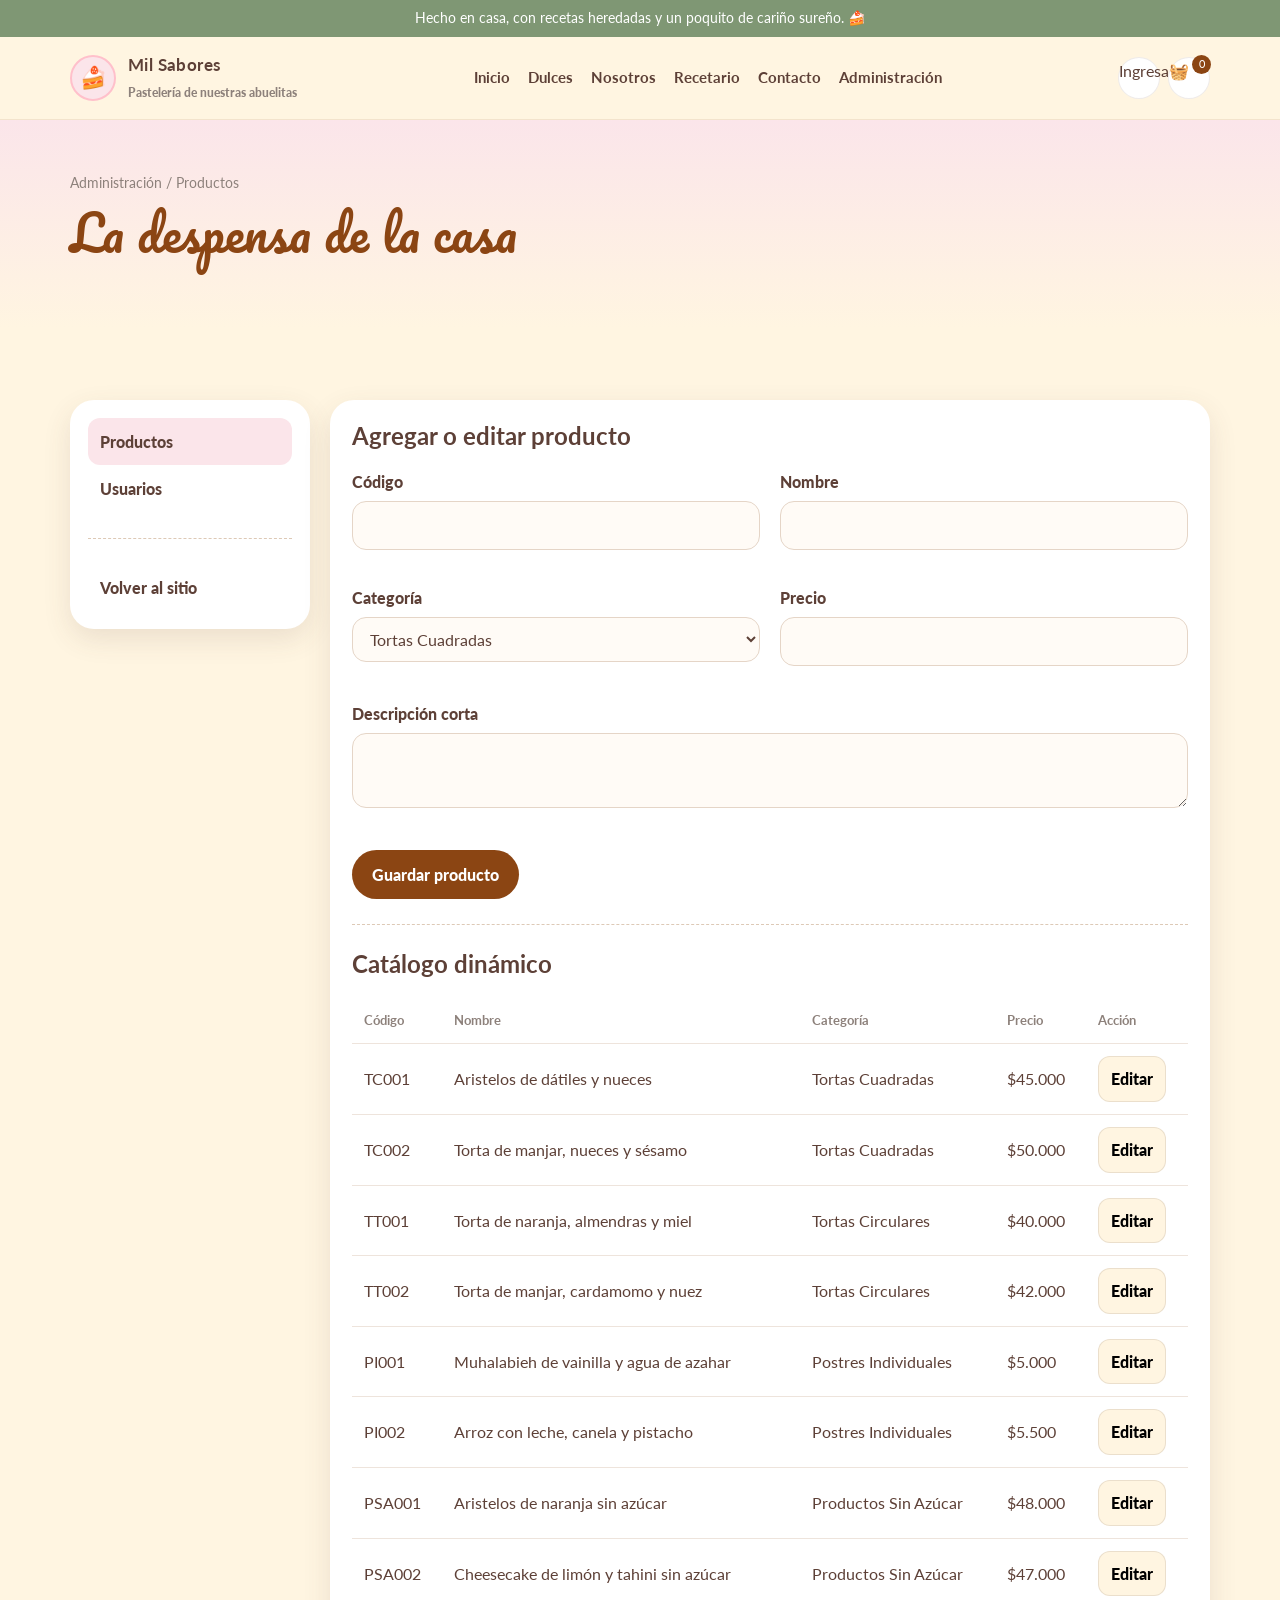
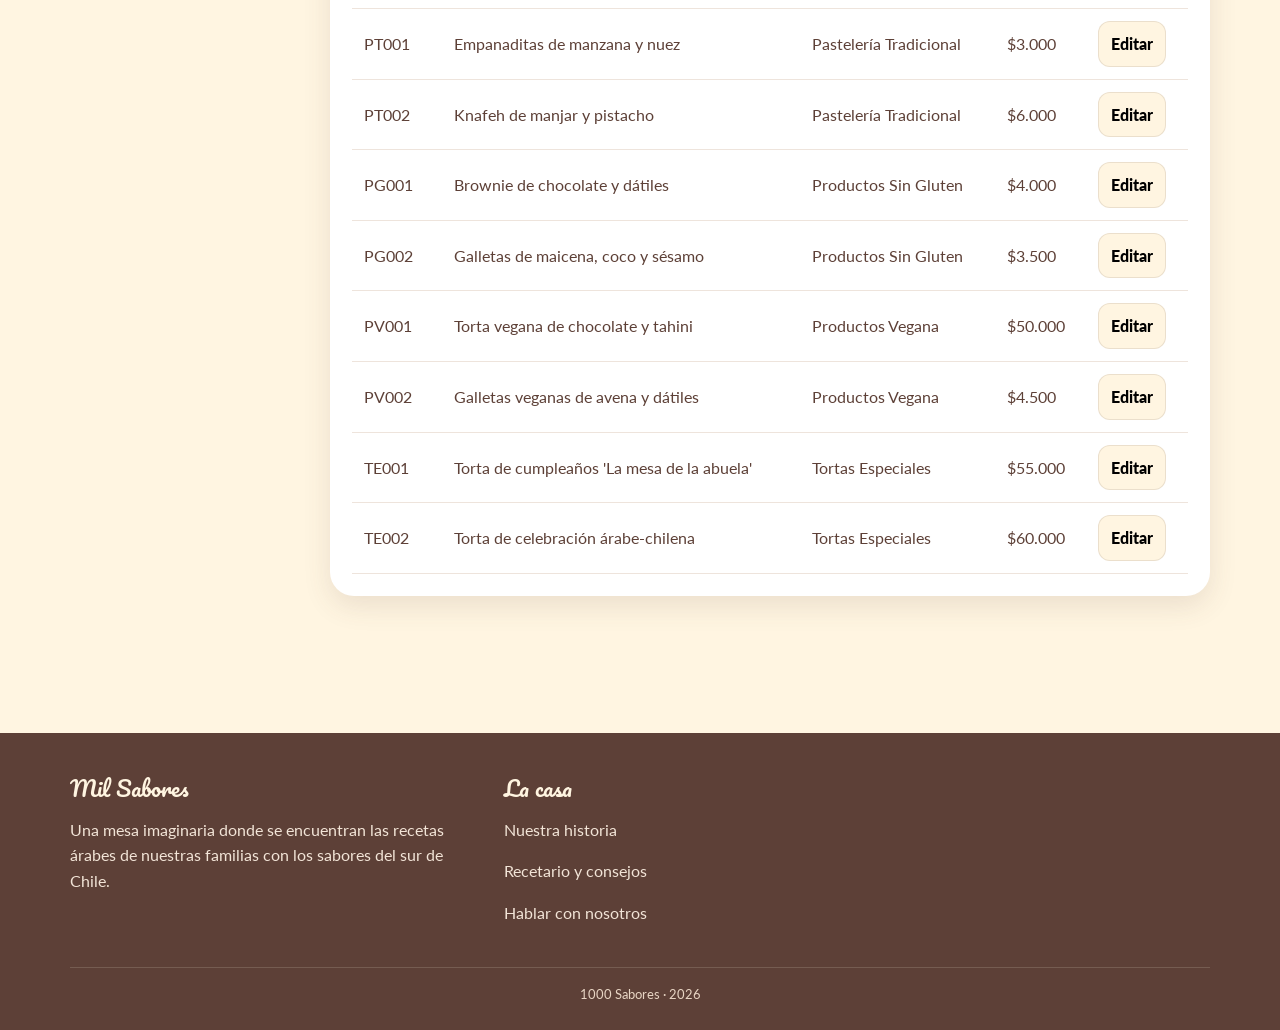
<file: DSY1104 Mil Sabores EV1/admin/productos.html>
<!doctype html>
<html lang="es">
<head>
<meta charset="utf-8">
<meta name="viewport" content="width=device-width,initial-scale=1">
<title>Admin productos | Mil Sabores</title>
<link rel="stylesheet" href="../css/styles.css">
</head>
<body>
<div class="top-note">Hecho en casa, con recetas heredadas y un poquito de cariño sureño. 🍰</div>
<header class="site-header">
  <div class="container navbar">
    <a class="brand" href="../index.html">
      <div class="brand-mark">🍰</div>
      <div class="brand-text"><strong>Mil Sabores</strong><span>Pastelería de nuestras abuelitas</span></div>
    </a>
    <nav class="nav-links" aria-label="Navegación principal">
      <a href="../index.html">Inicio</a>
      <a href="../productos.html">Dulces</a>
      <a href="../nosotros.html">Nosotros</a>
      <a href="../blog.html">Recetario</a>
      <a href="../contacto.html">Contacto</a>
      <a href="../admin/productos.html">Administración</a>
    </nav>
    <div class="nav-actions">
      <a class="icon-btn" href="../login.html" aria-label="Iniciar sesión" data-auth-label title="Ingresar">Ingresar</a>
      <a class="icon-btn" href="../carrito.html" aria-label="Carrito">🧺<span class="badge" data-cart-count>0</span></a>
    </div>
  </div>
</header>
<main>
<section class="page-hero"><div class="container"><div class="breadcrumbs">Administración / Productos</div><h1>La despensa de la casa</h1></div></section>
<section class="section"><div class="container admin-grid">
<aside class="admin-nav"><a class="active" href="productos.html">Productos</a><a href="usuarios.html">Usuarios</a><hr class="soft"><a href="../index.html">Volver al sitio</a></aside>
<div class="admin-panel">
  <h2>Agregar o editar producto</h2>
  <form id="admin-product-form" class="form-layout">
    <input type="hidden" name="index" id="admin-edit-index" value="-1">
    <div class="form-group"><label for="admin-code">Código</label><input class="form-control" id="admin-code" name="code"></div>
    <div class="form-group"><label for="admin-name">Nombre</label><input class="form-control" id="admin-name" name="name"></div>
    <div class="form-group"><label for="admin-category">Categoría</label><select class="form-control" id="admin-category" name="category"></select></div>
    <div class="form-group"><label for="admin-price">Precio</label><input class="form-control" id="admin-price" name="price" type="number" min="1"></div>
    <div class="form-group" style="grid-column:1/-1"><label for="admin-description">Descripción corta</label><textarea class="form-control" id="admin-description" name="description"></textarea></div>
    <div style="grid-column:1/-1"><button class="btn btn-primary" type="submit">Guardar producto</button></div>
  </form>
  <hr class="soft">
  <h2>Catálogo dinámico</h2>
  <div class="table-wrap"><table><thead><tr><th>Código</th><th>Nombre</th><th>Categoría</th><th>Precio</th><th>Acción</th></tr></thead><tbody id="admin-products-body"></tbody></table></div>
</div></div></section></main>
<footer>
  <div class="container footer-grid">
    <div>
      <h3>Mil Sabores</h3>
      <p>Una mesa imaginaria donde se encuentran las recetas árabes de nuestras familias con los sabores del sur de Chile.</p>
    </div>
    <div>
      <h3>La casa</h3>
      <p><a href="../nosotros.html">Nuestra historia</a></p>
      <p><a href="../blog.html">Recetario y consejos</a></p>
      <p><a href="../contacto.html">Hablar con nosotros</a></p>
    </div>
  </div>
  <div class="container footer-bottom">1000 Sabores · 2026</div>
</footer>
<script src="../js/products.js"></script>
<script src="../js/app.js"></script>
</body>
</html>
</file>
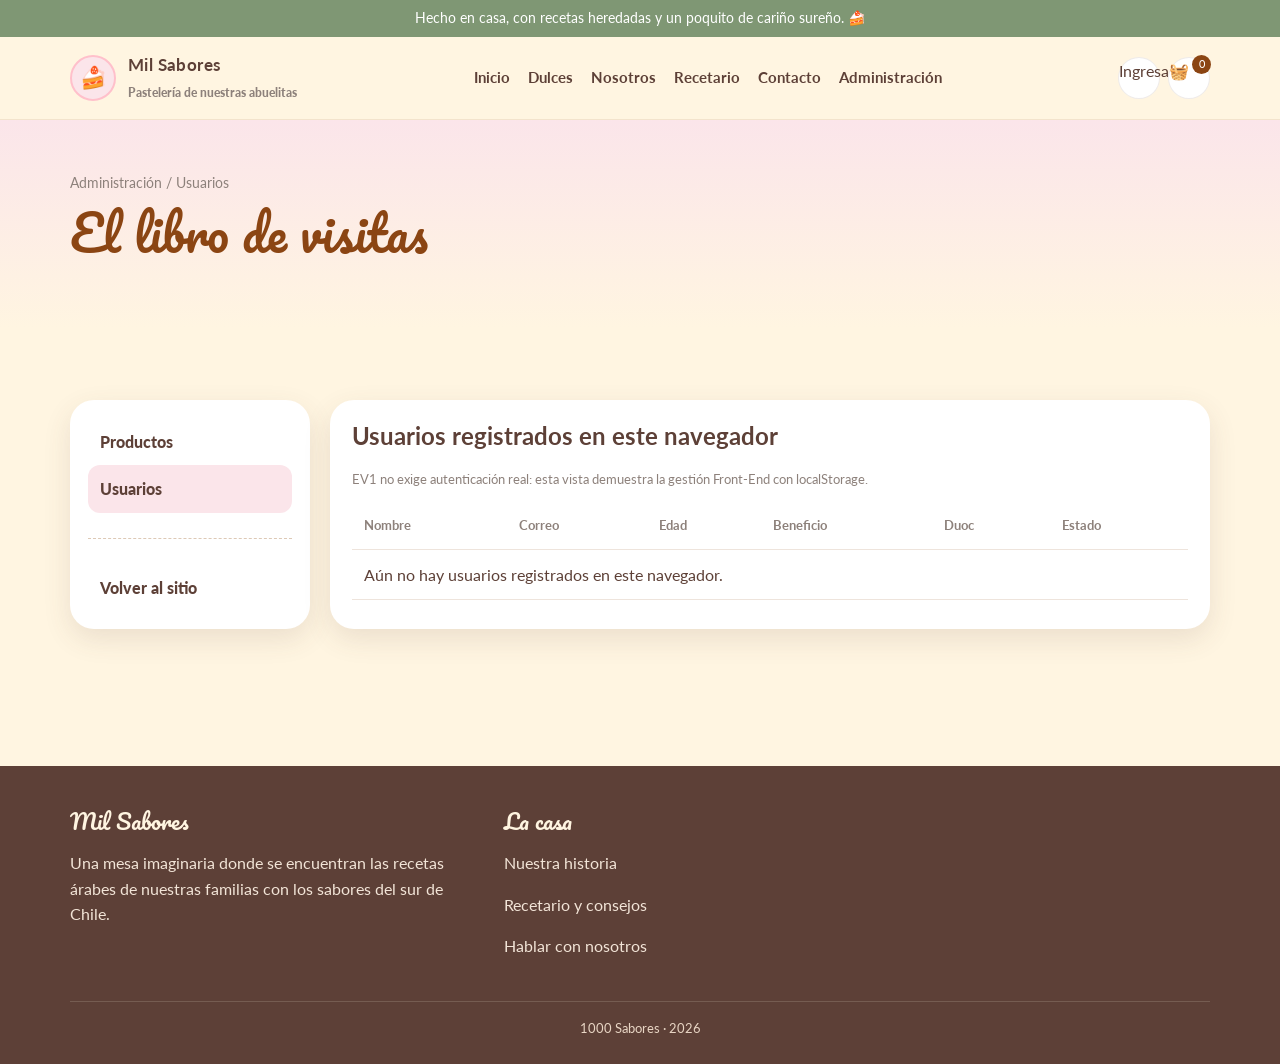
<file: DSY1104 Mil Sabores EV1/admin/usuarios.html>
<!doctype html>
<html lang="es">
<head>
<meta charset="utf-8">
<meta name="viewport" content="width=device-width,initial-scale=1">
<title>Admin usuarios | Mil Sabores</title>
<link rel="stylesheet" href="../css/styles.css">
</head>
<body>
<div class="top-note">Hecho en casa, con recetas heredadas y un poquito de cariño sureño. 🍰</div>
<header class="site-header">
  <div class="container navbar">
    <a class="brand" href="../index.html">
      <div class="brand-mark">🍰</div>
      <div class="brand-text"><strong>Mil Sabores</strong><span>Pastelería de nuestras abuelitas</span></div>
    </a>
    <nav class="nav-links" aria-label="Navegación principal">
      <a href="../index.html">Inicio</a>
      <a href="../productos.html">Dulces</a>
      <a href="../nosotros.html">Nosotros</a>
      <a href="../blog.html">Recetario</a>
      <a href="../contacto.html">Contacto</a>
      <a href="../admin/productos.html">Administración</a>
    </nav>
    <div class="nav-actions">
      <a class="icon-btn" href="../login.html" aria-label="Iniciar sesión" data-auth-label title="Ingresar">Ingresar</a>
      <a class="icon-btn" href="../carrito.html" aria-label="Carrito">🧺<span class="badge" data-cart-count>0</span></a>
    </div>
  </div>
</header>
<main>
<section class="page-hero"><div class="container"><div class="breadcrumbs">Administración / Usuarios</div><h1>El libro de visitas</h1></div></section>
<section class="section"><div class="container admin-grid">
<aside class="admin-nav"><a href="productos.html">Productos</a><a class="active" href="usuarios.html">Usuarios</a><hr class="soft"><a href="../index.html">Volver al sitio</a></aside>
<div class="admin-panel"><h2>Usuarios registrados en este navegador</h2><p class="form-help">EV1 no exige autenticación real: esta vista demuestra la gestión Front-End con localStorage.</p>
<div class="table-wrap"><table><thead><tr><th>Nombre</th><th>Correo</th><th>Edad</th><th>Beneficio</th><th>Duoc</th><th>Estado</th></tr></thead><tbody id="admin-users-body"></tbody></table></div></div>
</div></section></main>
<footer>
  <div class="container footer-grid">
    <div>
      <h3>Mil Sabores</h3>
      <p>Una mesa imaginaria donde se encuentran las recetas árabes de nuestras familias con los sabores del sur de Chile.</p>
    </div>
    <div>
      <h3>La casa</h3>
      <p><a href="../nosotros.html">Nuestra historia</a></p>
      <p><a href="../blog.html">Recetario y consejos</a></p>
      <p><a href="../contacto.html">Hablar con nosotros</a></p>
    </div>
  </div>
  <div class="container footer-bottom">1000 Sabores · 2026</div>
</footer>
<script src="../js/products.js"></script>
<script src="../js/app.js"></script>
</body>
</html>
</file>
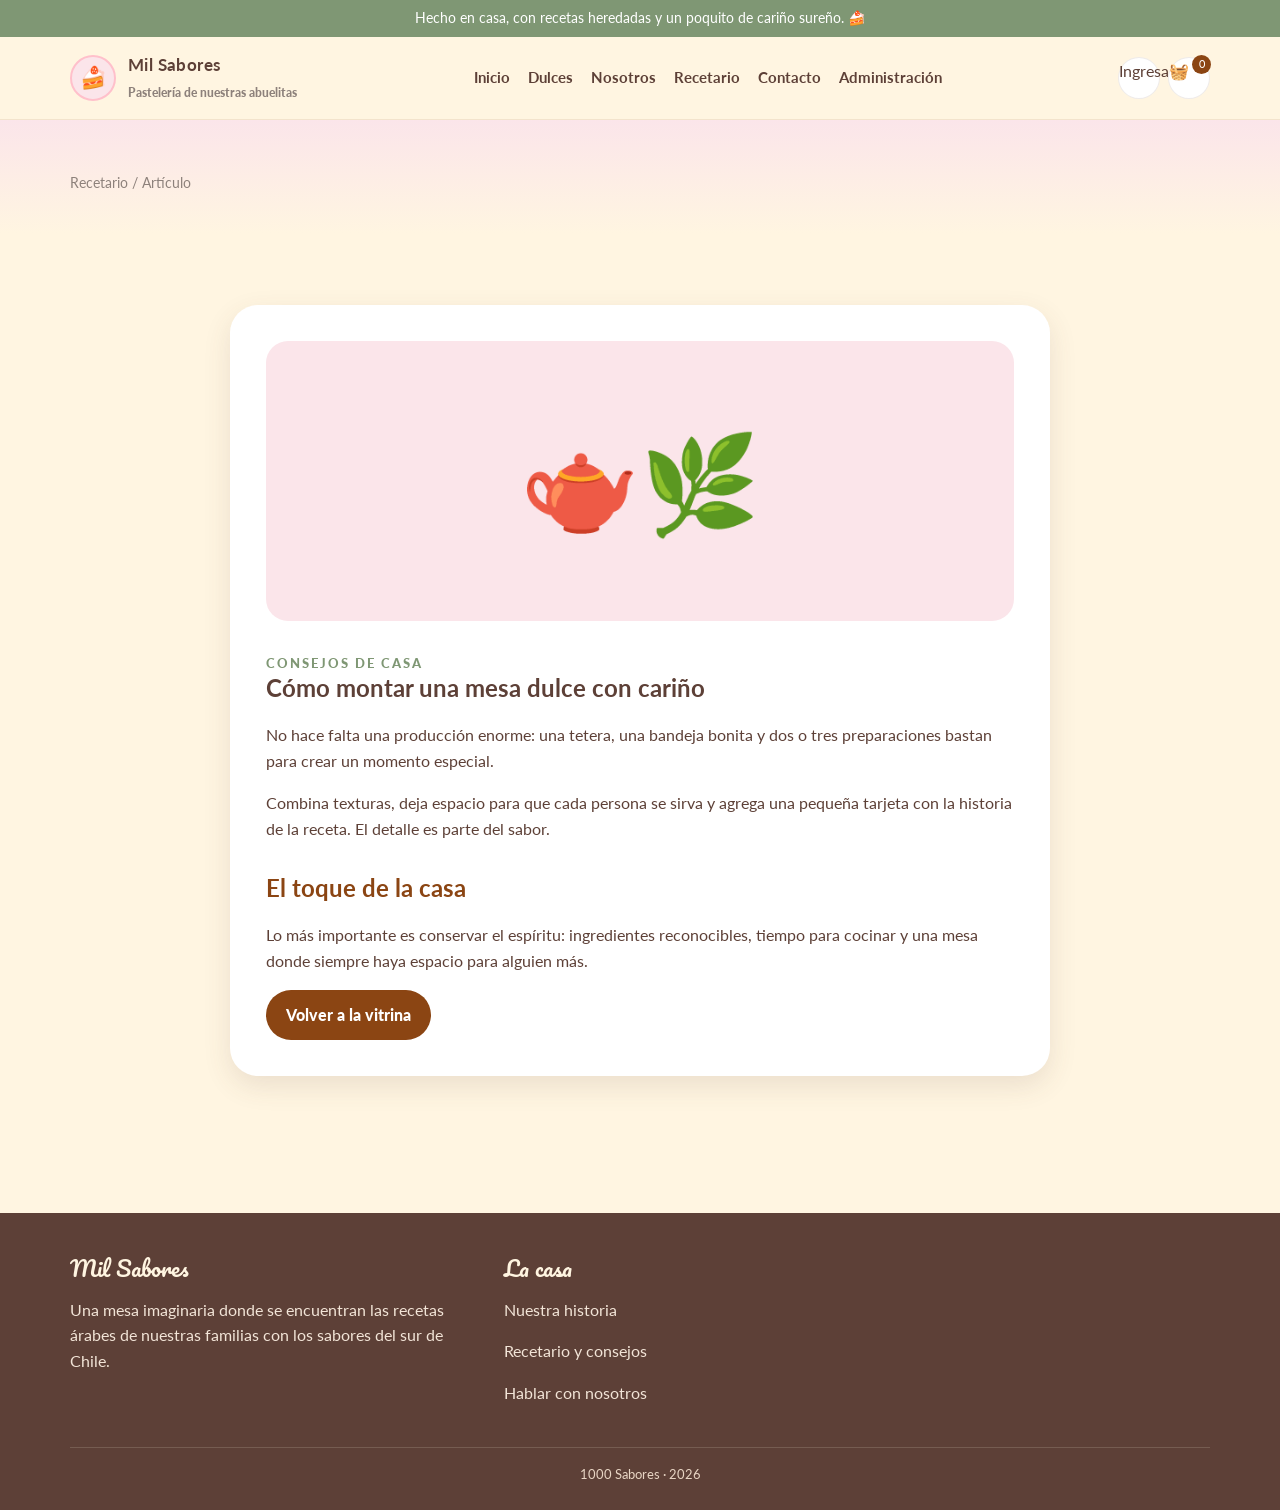
<file: DSY1104 Mil Sabores EV1/blog/mesa-dulce.html>
<!doctype html>
<html lang="es">
<head>
<meta charset="utf-8">
<meta name="viewport" content="width=device-width,initial-scale=1">
<title>Mesa dulce | Mil Sabores</title>
<link rel="stylesheet" href="../css/styles.css">
</head>
<body>
<div class="top-note">Hecho en casa, con recetas heredadas y un poquito de cariño sureño. 🍰</div>
<header class="site-header">
  <div class="container navbar">
    <a class="brand" href="../index.html">
      <div class="brand-mark">🍰</div>
      <div class="brand-text"><strong>Mil Sabores</strong><span>Pastelería de nuestras abuelitas</span></div>
    </a>
    <nav class="nav-links" aria-label="Navegación principal">
      <a href="../index.html">Inicio</a>
      <a href="../productos.html">Dulces</a>
      <a href="../nosotros.html">Nosotros</a>
      <a href="../blog.html">Recetario</a>
      <a href="../contacto.html">Contacto</a>
      <a href="../admin/productos.html">Administración</a>
    </nav>
    <div class="nav-actions">
      <a class="icon-btn" href="../login.html" aria-label="Iniciar sesión" data-auth-label title="Ingresar">Ingresar</a>
      <a class="icon-btn" href="../carrito.html" aria-label="Carrito">🧺<span class="badge" data-cart-count>0</span></a>
    </div>
  </div>
</header>
<main><section class="page-hero"><div class="container"><div class="breadcrumbs"><a href="../blog.html">Recetario</a> / Artículo</div></div></section>
<section class="section"><div class="container article"><div class="cover">🫖🌿</div><span class="eyebrow">CONSEJOS DE CASA</span><h1>Cómo montar una mesa dulce con cariño</h1><p>No hace falta una producción enorme: una tetera, una bandeja bonita y dos o tres preparaciones bastan para crear un momento especial.</p><p>Combina texturas, deja espacio para que cada persona se sirva y agrega una pequeña tarjeta con la historia de la receta. El detalle es parte del sabor.</p><h2>El toque de la casa</h2><p>Lo más importante es conservar el espíritu: ingredientes reconocibles, tiempo para cocinar y una mesa donde siempre haya espacio para alguien más.</p><a class="btn btn-primary" href="../productos.html">Volver a la vitrina</a></div></section></main>
<footer>
  <div class="container footer-grid">
    <div>
      <h3>Mil Sabores</h3>
      <p>Una mesa imaginaria donde se encuentran las recetas árabes de nuestras familias con los sabores del sur de Chile.</p>
    </div>
    <div>
      <h3>La casa</h3>
      <p><a href="../nosotros.html">Nuestra historia</a></p>
      <p><a href="../blog.html">Recetario y consejos</a></p>
      <p><a href="../contacto.html">Hablar con nosotros</a></p>
    </div>
  </div>
  <div class="container footer-bottom">1000 Sabores · 2026</div>
</footer>
<script src="../js/products.js"></script>
<script src="../js/app.js"></script>
</body>
</html>
</file>
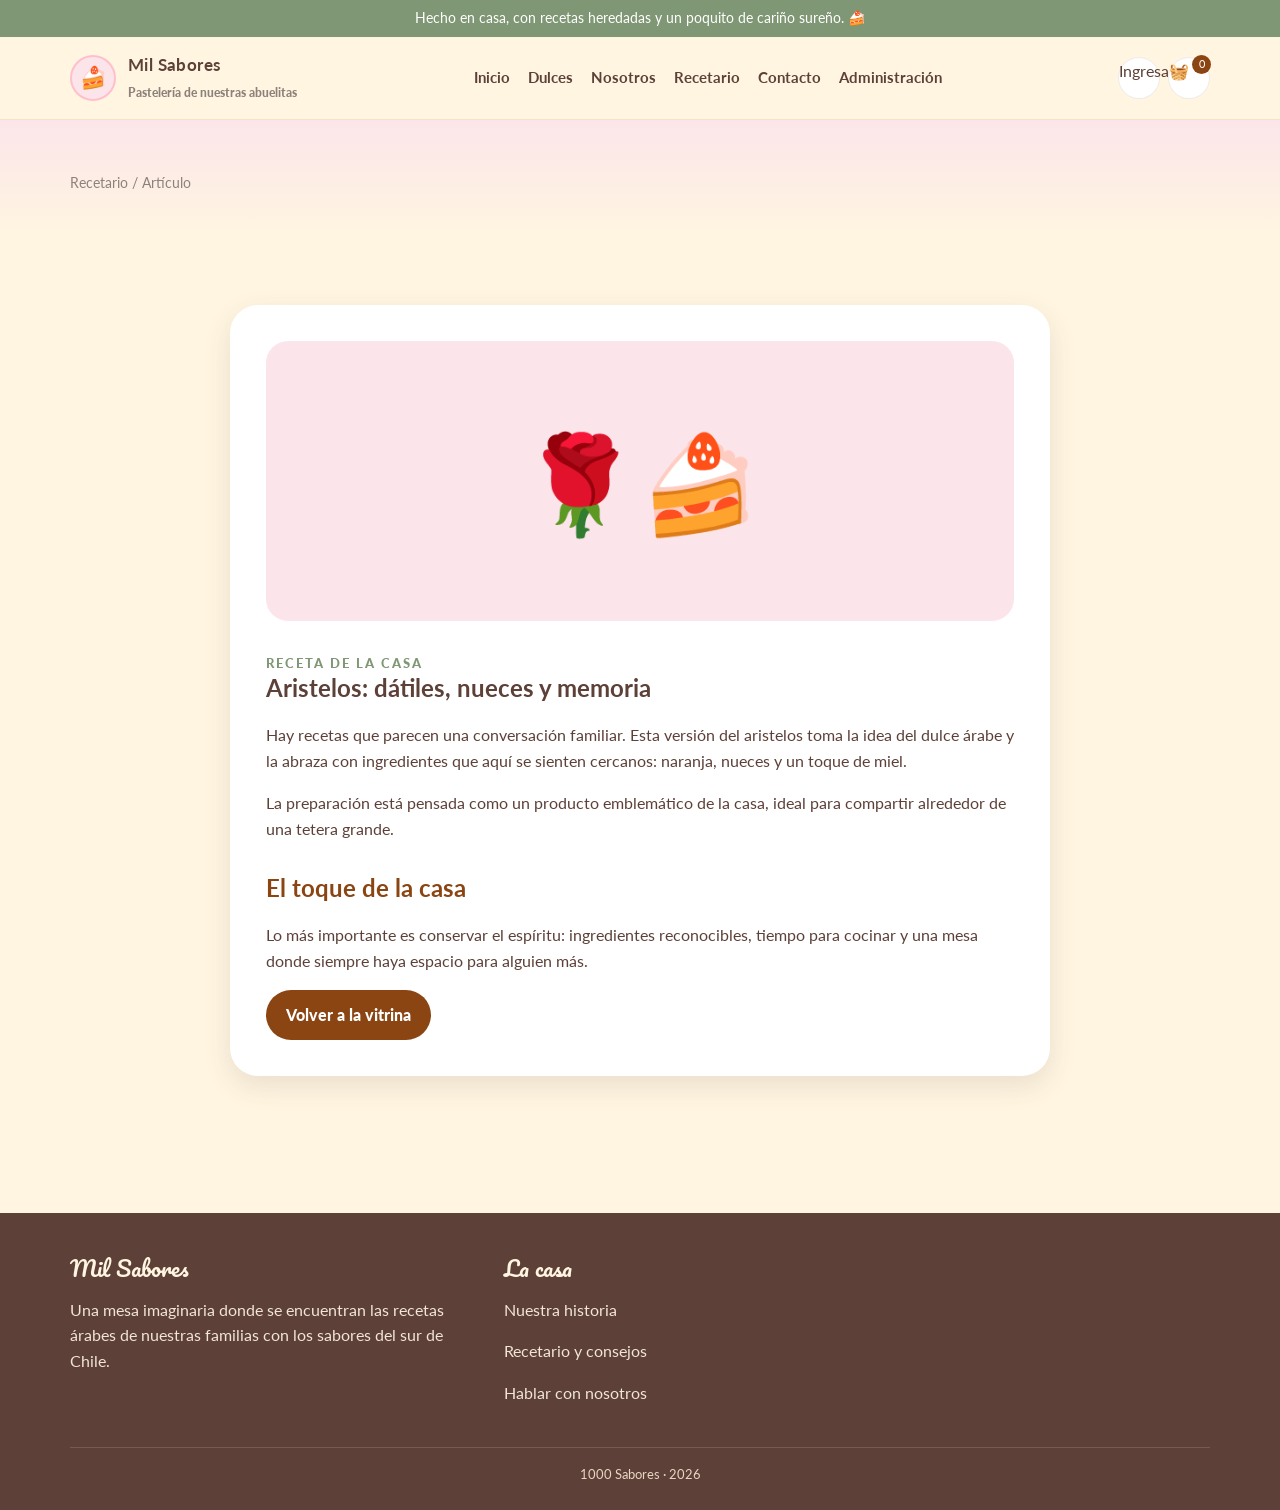
<file: DSY1104 Mil Sabores EV1/blog/receta-aristelos.html>
<!doctype html>
<html lang="es">
<head>
<meta charset="utf-8">
<meta name="viewport" content="width=device-width,initial-scale=1">
<title>Aristelos | Mil Sabores</title>
<link rel="stylesheet" href="../css/styles.css">
</head>
<body>
<div class="top-note">Hecho en casa, con recetas heredadas y un poquito de cariño sureño. 🍰</div>
<header class="site-header">
  <div class="container navbar">
    <a class="brand" href="../index.html">
      <div class="brand-mark">🍰</div>
      <div class="brand-text"><strong>Mil Sabores</strong><span>Pastelería de nuestras abuelitas</span></div>
    </a>
    <nav class="nav-links" aria-label="Navegación principal">
      <a href="../index.html">Inicio</a>
      <a href="../productos.html">Dulces</a>
      <a href="../nosotros.html">Nosotros</a>
      <a href="../blog.html">Recetario</a>
      <a href="../contacto.html">Contacto</a>
      <a href="../admin/productos.html">Administración</a>
    </nav>
    <div class="nav-actions">
      <a class="icon-btn" href="../login.html" aria-label="Iniciar sesión" data-auth-label title="Ingresar">Ingresar</a>
      <a class="icon-btn" href="../carrito.html" aria-label="Carrito">🧺<span class="badge" data-cart-count>0</span></a>
    </div>
  </div>
</header>
<main><section class="page-hero"><div class="container"><div class="breadcrumbs"><a href="../blog.html">Recetario</a> / Artículo</div></div></section>
<section class="section"><div class="container article"><div class="cover">🌹🍰</div><span class="eyebrow">RECETA DE LA CASA</span><h1>Aristelos: dátiles, nueces y memoria</h1><p>Hay recetas que parecen una conversación familiar. Esta versión del aristelos toma la idea del dulce árabe y la abraza con ingredientes que aquí se sienten cercanos: naranja, nueces y un toque de miel.</p><p>La preparación está pensada como un producto emblemático de la casa, ideal para compartir alrededor de una tetera grande.</p><h2>El toque de la casa</h2><p>Lo más importante es conservar el espíritu: ingredientes reconocibles, tiempo para cocinar y una mesa donde siempre haya espacio para alguien más.</p><a class="btn btn-primary" href="../productos.html">Volver a la vitrina</a></div></section></main>
<footer>
  <div class="container footer-grid">
    <div>
      <h3>Mil Sabores</h3>
      <p>Una mesa imaginaria donde se encuentran las recetas árabes de nuestras familias con los sabores del sur de Chile.</p>
    </div>
    <div>
      <h3>La casa</h3>
      <p><a href="../nosotros.html">Nuestra historia</a></p>
      <p><a href="../blog.html">Recetario y consejos</a></p>
      <p><a href="../contacto.html">Hablar con nosotros</a></p>
    </div>
  </div>
  <div class="container footer-bottom">1000 Sabores · 2026</div>
</footer>
<script src="../js/products.js"></script>
<script src="../js/app.js"></script>
</body>
</html>
</file>
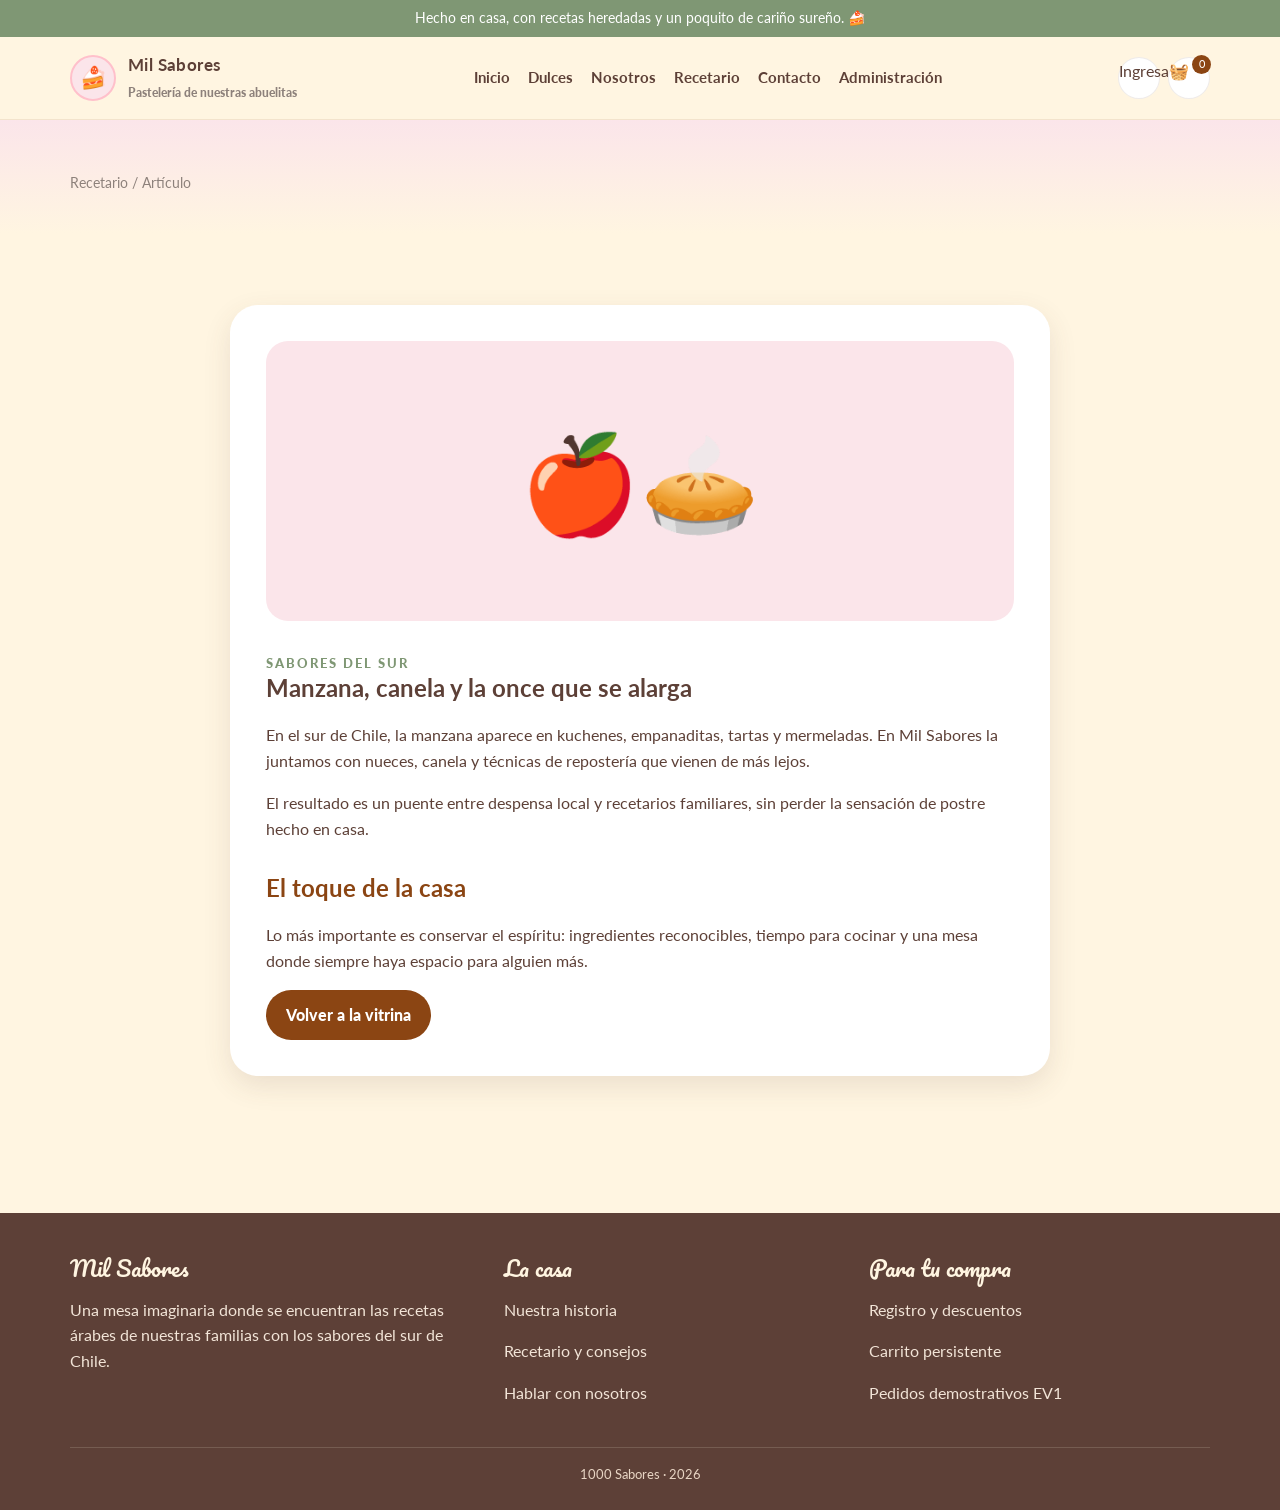
<file: DSY1104 Mil Sabores EV1/blog/sabores-del-sur.html>
<!doctype html>
<html lang="es">
<head>
<meta charset="utf-8">
<meta name="viewport" content="width=device-width,initial-scale=1">
<title>Sabores del sur | Mil Sabores</title>
<link rel="stylesheet" href="../css/styles.css">
</head>
<body>
<div class="top-note">Hecho en casa, con recetas heredadas y un poquito de cariño sureño. 🍰</div>
<header class="site-header">
  <div class="container navbar">
    <a class="brand" href="../index.html">
      <div class="brand-mark">🍰</div>
      <div class="brand-text"><strong>Mil Sabores</strong><span>Pastelería de nuestras abuelitas</span></div>
    </a>
    <nav class="nav-links" aria-label="Navegación principal">
      <a href="../index.html">Inicio</a>
      <a href="../productos.html">Dulces</a>
      <a href="../nosotros.html">Nosotros</a>
      <a href="../blog.html">Recetario</a>
      <a href="../contacto.html">Contacto</a>
      <a href="../admin/productos.html">Administración</a>
    </nav>
    <div class="nav-actions">
      <a class="icon-btn" href="../login.html" aria-label="Iniciar sesión" data-auth-label title="Ingresar">Ingresar</a>
      <a class="icon-btn" href="../carrito.html" aria-label="Carrito">🧺<span class="badge" data-cart-count>0</span></a>
    </div>
  </div>
</header>
<main><section class="page-hero"><div class="container"><div class="breadcrumbs"><a href="../blog.html">Recetario</a> / Artículo</div></div></section>
<section class="section"><div class="container article"><div class="cover">🍎🥧</div><span class="eyebrow">SABORES DEL SUR</span><h1>Manzana, canela y la once que se alarga</h1><p>En el sur de Chile, la manzana aparece en kuchenes, empanaditas, tartas y mermeladas. En Mil Sabores la juntamos con nueces, canela y técnicas de repostería que vienen de más lejos.</p><p>El resultado es un puente entre despensa local y recetarios familiares, sin perder la sensación de postre hecho en casa.</p><h2>El toque de la casa</h2><p>Lo más importante es conservar el espíritu: ingredientes reconocibles, tiempo para cocinar y una mesa donde siempre haya espacio para alguien más.</p><a class="btn btn-primary" href="../productos.html">Volver a la vitrina</a></div></section></main>
<footer>
  <div class="container footer-grid">
    <div>
      <h3>Mil Sabores</h3>
      <p>Una mesa imaginaria donde se encuentran las recetas árabes de nuestras familias con los sabores del sur de Chile.</p>
    </div>
    <div>
      <h3>La casa</h3>
      <p><a href="../nosotros.html">Nuestra historia</a></p>
      <p><a href="../blog.html">Recetario y consejos</a></p>
      <p><a href="../contacto.html">Hablar con nosotros</a></p>
    </div>
    <div>
      <h3>Para tu compra</h3>
      <p>Registro y descuentos</p>
      <p>Carrito persistente</p>
      <p>Pedidos demostrativos EV1</p>
    </div>
  </div>
  <div class="container footer-bottom">1000 Sabores · 2026</div>
</footer>
<script src="../js/products.js"></script>
<script src="../js/app.js"></script>
</body>
</html>
</file>
<file: DSY1104 Mil Sabores EV1/css/styles.css>
@import url('https://fonts.googleapis.com/css2?family=Lato:wght@400;700;900&family=Pacifico&display=swap');

:root{
  --cream:#FFF5E1;
  --cream-2:#FFF9F0;
  --pink:#FFC0CB;
  --pink-2:#FBE5EA;
  --choco:#8B4513;
  --text:#5D4037;
  --muted:#8D817B;
  --sage:#7F9774;
  --gold:#C69C6D;
  --white:#fff;
  --shadow:0 10px 28px rgba(93,64,55,.12);
  --radius:22px;
}
*{box-sizing:border-box}
html{scroll-behavior:smooth}
body{margin:0;background:var(--cream);color:var(--text);font-family:'Lato',sans-serif;line-height:1.6}
a{color:inherit;text-decoration:none}
img{max-width:100%;display:block}
button,input,select,textarea{font:inherit}
.container{width:min(1140px,92%);margin:auto}
.top-note{background:#7F9774;color:#fff;text-align:center;padding:7px 0;font-size:.88rem}
.site-header{position:sticky;top:0;z-index:20;background:rgba(255,245,225,.95);backdrop-filter:blur(10px);border-bottom:1px solid rgba(139,69,19,.1)}
.navbar{display:flex;align-items:center;justify-content:space-between;gap:20px;padding:15px 0}
.brand{display:flex;align-items:center;gap:12px;font-weight:900}
.brand-mark{width:46px;height:46px;border-radius:50%;display:grid;place-items:center;background:#FBE5EA;border:2px solid var(--pink);font-size:1.35rem}
.brand-text strong{display:block;font-size:1.05rem;letter-spacing:.4px}
.brand-text span{font-size:.78rem;color:var(--muted)}
.nav-links{display:flex;align-items:center;gap:18px;flex-wrap:wrap;justify-content:center}
.nav-links a{font-weight:700;font-size:.93rem}
.nav-links a:hover{color:var(--choco)}
.nav-actions{display:flex;gap:8px;align-items:center}
.auth-link{width:auto!important;height:42px;border-radius:999px!important;padding:0 14px;white-space:nowrap}
.icon-btn{position:relative;width:42px;height:42px;border:0;border-radius:50%;background:#fff;border:1px solid rgba(93,64,55,.1);cursor:pointer}
.badge{position:absolute;right:-2px;top:-3px;background:var(--choco);color:#fff;min-width:19px;height:19px;display:grid;place-items:center;border-radius:99px;font-size:.7rem}
.hero{padding:70px 0 55px;position:relative;overflow:hidden}
.hero::before,.hero::after{content:"";position:absolute;border-radius:50%;filter:blur(2px);opacity:.7}
.hero::before{width:260px;height:260px;background:#FBE5EA;left:-120px;top:40px}
.hero::after{width:300px;height:300px;background:#EAF2E2;right:-150px;bottom:-80px}
.hero-grid{display:grid;grid-template-columns:1.1fr .9fr;gap:42px;align-items:center;position:relative;z-index:1}
.eyebrow{text-transform:uppercase;letter-spacing:2px;font-size:.8rem;font-weight:900;color:var(--sage)}
h1,h2,h3{margin-top:0;line-height:1.15}
.hero h1{font-family:'Pacifico',cursive;font-size:clamp(2.8rem,6vw,5rem);font-weight:400;margin-bottom:18px;color:var(--choco)}
.hero h1 span{color:#B56576}
.lead{font-size:1.12rem;max-width:650px;color:#6f625c}
.hero-actions{display:flex;gap:12px;flex-wrap:wrap;margin-top:28px}
.btn{display:inline-flex;align-items:center;justify-content:center;gap:8px;border:0;border-radius:999px;padding:12px 20px;font-weight:900;cursor:pointer;transition:.2s}
.btn:hover{transform:translateY(-1px)}
.btn-primary{background:var(--choco);color:#fff}
.btn-secondary{background:#fff;border:1px solid rgba(93,64,55,.13)}
.btn-soft{background:var(--pink);color:var(--choco)}
.hero-card{background:#fff;border-radius:35px;box-shadow:var(--shadow);padding:18px;transform:rotate(1.1deg)}
.hero-card img{border-radius:25px}
.quote-card{margin-top:18px;background:#fff;border:1px dashed #D9B99B;border-radius:20px;padding:17px 20px;display:flex;gap:14px;align-items:flex-start}
.quote-card .quote{font-family:'Pacifico',cursive;color:var(--choco);font-size:1.05rem}
.section{padding:72px 0}
.section.alt{background:var(--cream-2)}
.section-title{text-align:center;margin-bottom:36px}
.section-title h2{font-family:'Pacifico',cursive;font-size:2.4rem;font-weight:400;color:var(--choco)}
.section-title p{max-width:700px;margin:8px auto;color:var(--muted)}
.category-grid{display:grid;grid-template-columns:repeat(4,1fr);gap:16px}
.category-card{background:#fff;border-radius:22px;padding:22px;box-shadow:var(--shadow);border:1px solid rgba(93,64,55,.08);transition:.2s}
.category-card:hover{transform:translateY(-3px)}
.category-card .emoji{font-size:2rem}
.category-card h3{margin:10px 0 5px;font-size:1.03rem}
.category-card p{margin:0;color:var(--muted);font-size:.9rem}
.products-grid{display:grid;grid-template-columns:repeat(4,1fr);gap:20px}
.product-card{background:#fff;border-radius:25px;overflow:hidden;box-shadow:var(--shadow);border:1px solid rgba(93,64,55,.08);display:flex;flex-direction:column}
.product-card .product-img{aspect-ratio:1.15;background:#f8eee0;padding:10px}
.product-card .product-img img{width:100%;height:100%;object-fit:cover;border-radius:18px}
.product-body{padding:18px;display:flex;flex-direction:column;gap:9px;flex:1}
.tag{display:inline-flex;align-self:flex-start;background:#FBE5EA;color:#92576A;border-radius:999px;padding:4px 10px;font-size:.74rem;font-weight:900}
.product-body h3{font-size:1.08rem;margin:0}
.product-body p{font-size:.9rem;color:var(--muted);margin:0}
.price-row{display:flex;align-items:center;justify-content:space-between;gap:10px;margin-top:auto}
.price{font-size:1.12rem;font-weight:900;color:var(--choco)}
.mini-btn{border:1px solid rgba(93,64,55,.12);background:var(--cream);border-radius:12px;padding:9px 12px;font-weight:900;cursor:pointer}
.filters{display:flex;gap:12px;flex-wrap:wrap;background:#fff;border-radius:22px;padding:14px;box-shadow:var(--shadow);margin-bottom:24px}
.filters input,.filters select,.form-control{width:100%;border:1px solid #E5D5C7;background:#FFFBF6;border-radius:14px;padding:11px 13px;color:var(--text);outline:none}
.filters .search{flex:1 1 260px}
.filters .select{flex:0 1 220px}
.banner{background:#FBE5EA;border:1px solid #F2CBD4;border-radius:28px;padding:28px;display:flex;justify-content:space-between;gap:20px;align-items:center}
.banner h3{margin-bottom:6px}
.banner p{margin:0;color:#795A61}
.story-grid{display:grid;grid-template-columns:1fr 1fr;gap:28px;align-items:center}
.story-card,.form-card,.info-card{background:#fff;border-radius:26px;padding:28px;box-shadow:var(--shadow)}
.story-photo{min-height:360px;border-radius:28px;background:linear-gradient(145deg,#FBE5EA,#FFF5E1 50%,#EAF2E2);display:grid;place-items:center;font-size:6rem;box-shadow:var(--shadow)}
.kicker{font-family:'Pacifico',cursive;color:var(--choco);font-size:1.15rem}
.values{display:grid;grid-template-columns:repeat(3,1fr);gap:16px;margin-top:20px}
.value{background:#FFFAF4;border-radius:18px;padding:16px;border:1px solid #F0E2D6}
.page-hero{padding:52px 0 28px;background:linear-gradient(180deg,#FBE5EA 0%,transparent 100%)}
.page-hero h1{font-family:'Pacifico',cursive;font-weight:400;color:var(--choco);font-size:3rem}
.breadcrumbs{font-size:.88rem;color:var(--muted);margin-bottom:10px}
.detail-grid{display:grid;grid-template-columns:1fr 1fr;gap:32px;align-items:start}
.detail-image{background:#fff;border-radius:28px;padding:18px;box-shadow:var(--shadow)}
.detail-image img{border-radius:20px}
.detail-content .price{font-size:2rem;margin:14px 0}
.detail-content ul{padding-left:18px}
.personalize{background:#FFFAF4;border:1px solid #F0E2D6;border-radius:18px;padding:17px;margin:20px 0}
.qty-row{display:flex;gap:10px;align-items:center}
.qty-control{display:flex;align-items:center;border:1px solid #E5D5C7;border-radius:14px;overflow:hidden;background:#fff}
.qty-control button{border:0;background:#fff;width:38px;height:42px;cursor:pointer}
.qty-control span{width:42px;text-align:center;font-weight:900}
.form-layout{display:grid;grid-template-columns:1fr 1fr;gap:20px}
.form-group{margin-bottom:15px}
.form-group label{display:block;font-weight:900;margin-bottom:6px}
.form-help{font-size:.82rem;color:var(--muted)}
.error{font-size:.8rem;color:#A94442;margin-top:4px;display:none}
.success{padding:12px 15px;border-radius:13px;background:#EAF2E2;color:#46613C;display:none;margin-bottom:14px}
.check-row{display:flex;gap:10px;align-items:flex-start}
.check-row input{margin-top:5px}
.blog-grid{display:grid;grid-template-columns:repeat(3,1fr);gap:20px}
.blog-card{background:#fff;border-radius:24px;overflow:hidden;box-shadow:var(--shadow)}
.blog-cover{height:190px;display:grid;place-items:center;font-size:4rem}
.blog-body{padding:20px}
.blog-body h3{margin-bottom:9px}
.blog-body p{color:var(--muted);margin:0 0 12px}
.article{max-width:820px;margin:0 auto;background:#fff;padding:36px;border-radius:28px;box-shadow:var(--shadow)}
.article .cover{height:280px;border-radius:22px;display:grid;place-items:center;font-size:6rem;background:#FBE5EA;margin-bottom:28px}
.article p{font-size:1.02rem}
.article h2{font-size:1.5rem;color:var(--choco);margin-top:32px}
.contact-grid{display:grid;grid-template-columns:1.1fr .9fr;gap:22px}
.info-list{display:grid;gap:12px}
.info-item{display:flex;gap:12px;align-items:flex-start}
.info-icon{width:40px;height:40px;border-radius:12px;background:#FBE5EA;display:grid;place-items:center}
.cart-layout{display:grid;grid-template-columns:1.2fr .8fr;gap:22px}
.cart-list,.cart-summary{background:#fff;border-radius:26px;padding:22px;box-shadow:var(--shadow)}
.cart-item{display:grid;grid-template-columns:90px 1fr auto;gap:16px;align-items:center;padding:14px 0;border-bottom:1px solid #eee4dc}
.cart-item:last-child{border-bottom:0}
.cart-thumb{width:90px;height:90px;background:#F8EEE0;border-radius:16px;overflow:hidden}
.cart-thumb img{width:100%;height:100%;object-fit:cover}
.cart-item h4{margin:0 0 4px}
.cart-meta{font-size:.82rem;color:var(--muted)}
.item-actions{display:flex;align-items:center;gap:10px;flex-wrap:wrap}
.remove-btn{border:0;background:transparent;color:#A94442;font-weight:900;cursor:pointer}
.summary-line{display:flex;justify-content:space-between;gap:15px;margin:10px 0}
.summary-total{font-size:1.35rem;font-weight:900;border-top:1px dashed #D9C8B9;padding-top:14px;margin-top:14px}
.empty{text-align:center;padding:30px;color:var(--muted)}
.admin-grid{display:grid;grid-template-columns:240px 1fr;gap:20px}
.admin-nav{background:#fff;border-radius:24px;padding:18px;box-shadow:var(--shadow);height:max-content}
.admin-nav a{display:block;padding:11px 12px;border-radius:12px;font-weight:900}
.admin-nav a:hover,.admin-nav a.active{background:#FBE5EA}
.admin-panel{background:#fff;border-radius:24px;padding:22px;box-shadow:var(--shadow)}
.table-wrap{overflow:auto}
table{width:100%;border-collapse:collapse}
th,td{padding:12px;border-bottom:1px solid #EEE4DC;text-align:left}
th{font-size:.84rem;color:var(--muted)}
.status{padding:4px 9px;border-radius:999px;font-size:.72rem;font-weight:900;background:#EAF2E2;color:#46613C}
footer{margin-top:65px;background:#5D4037;color:#FFF5E1;padding:42px 0 25px}
.footer-grid{display:grid;grid-template-columns:1.2fr 1fr 1fr;gap:25px}
footer h3{font-family:'Pacifico',cursive;font-weight:400;font-size:1.4rem;margin-bottom:10px}
footer p,footer a{color:#F2E4D7}
.footer-bottom{border-top:1px solid rgba(255,245,225,.15);margin-top:26px;padding-top:16px;font-size:.82rem;color:#E8D5C4;text-align:center}
.toast{position:fixed;right:22px;bottom:22px;background:var(--choco);color:#fff;padding:14px 17px;border-radius:16px;box-shadow:var(--shadow);opacity:0;transform:translateY(15px);pointer-events:none;transition:.25s;z-index:50;max-width:330px}
.toast.show{opacity:1;transform:translateY(0)}
hr.soft{border:0;border-top:1px dashed #DDC9B6;margin:25px 0}
@media(max-width:1000px){
  .products-grid{grid-template-columns:repeat(3,1fr)}
  .category-grid{grid-template-columns:repeat(2,1fr)}
  .navbar{flex-wrap:wrap}
  .nav-links{display:flex;order:3;width:100%;gap:12px;justify-content:flex-start}
  .hero-grid,.story-grid,.detail-grid,.contact-grid,.cart-layout,.admin-grid{grid-template-columns:1fr}
}
@media(max-width:680px){
  .hero{padding-top:46px}
  .hero-grid{gap:24px}
  .products-grid,.blog-grid,.values,.form-layout{grid-template-columns:1fr}
  .category-grid{grid-template-columns:1fr 1fr}
  .banner{flex-direction:column;align-items:flex-start}
  .page-hero h1{font-size:2.35rem}
  .article{padding:23px}
  .cart-item{grid-template-columns:70px 1fr}
  .cart-item > div:last-child{grid-column:2}
}
</file>
